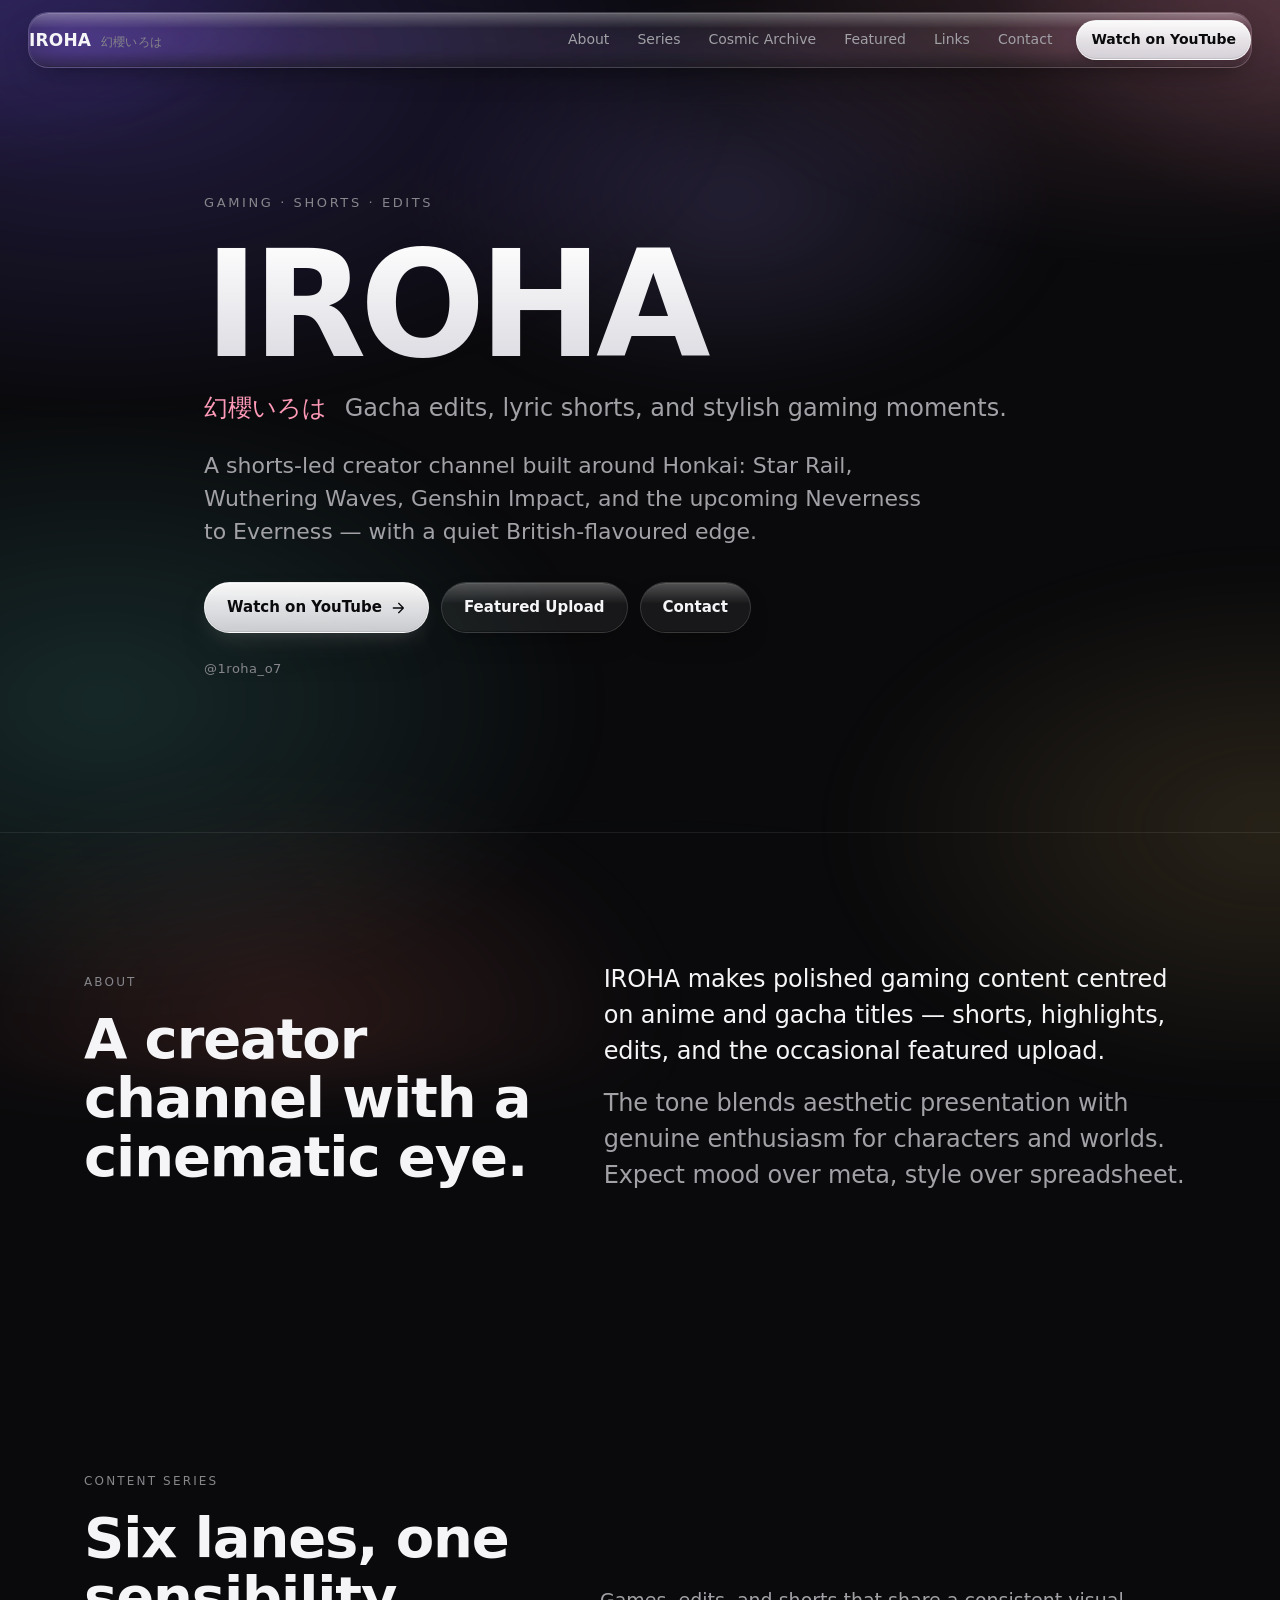
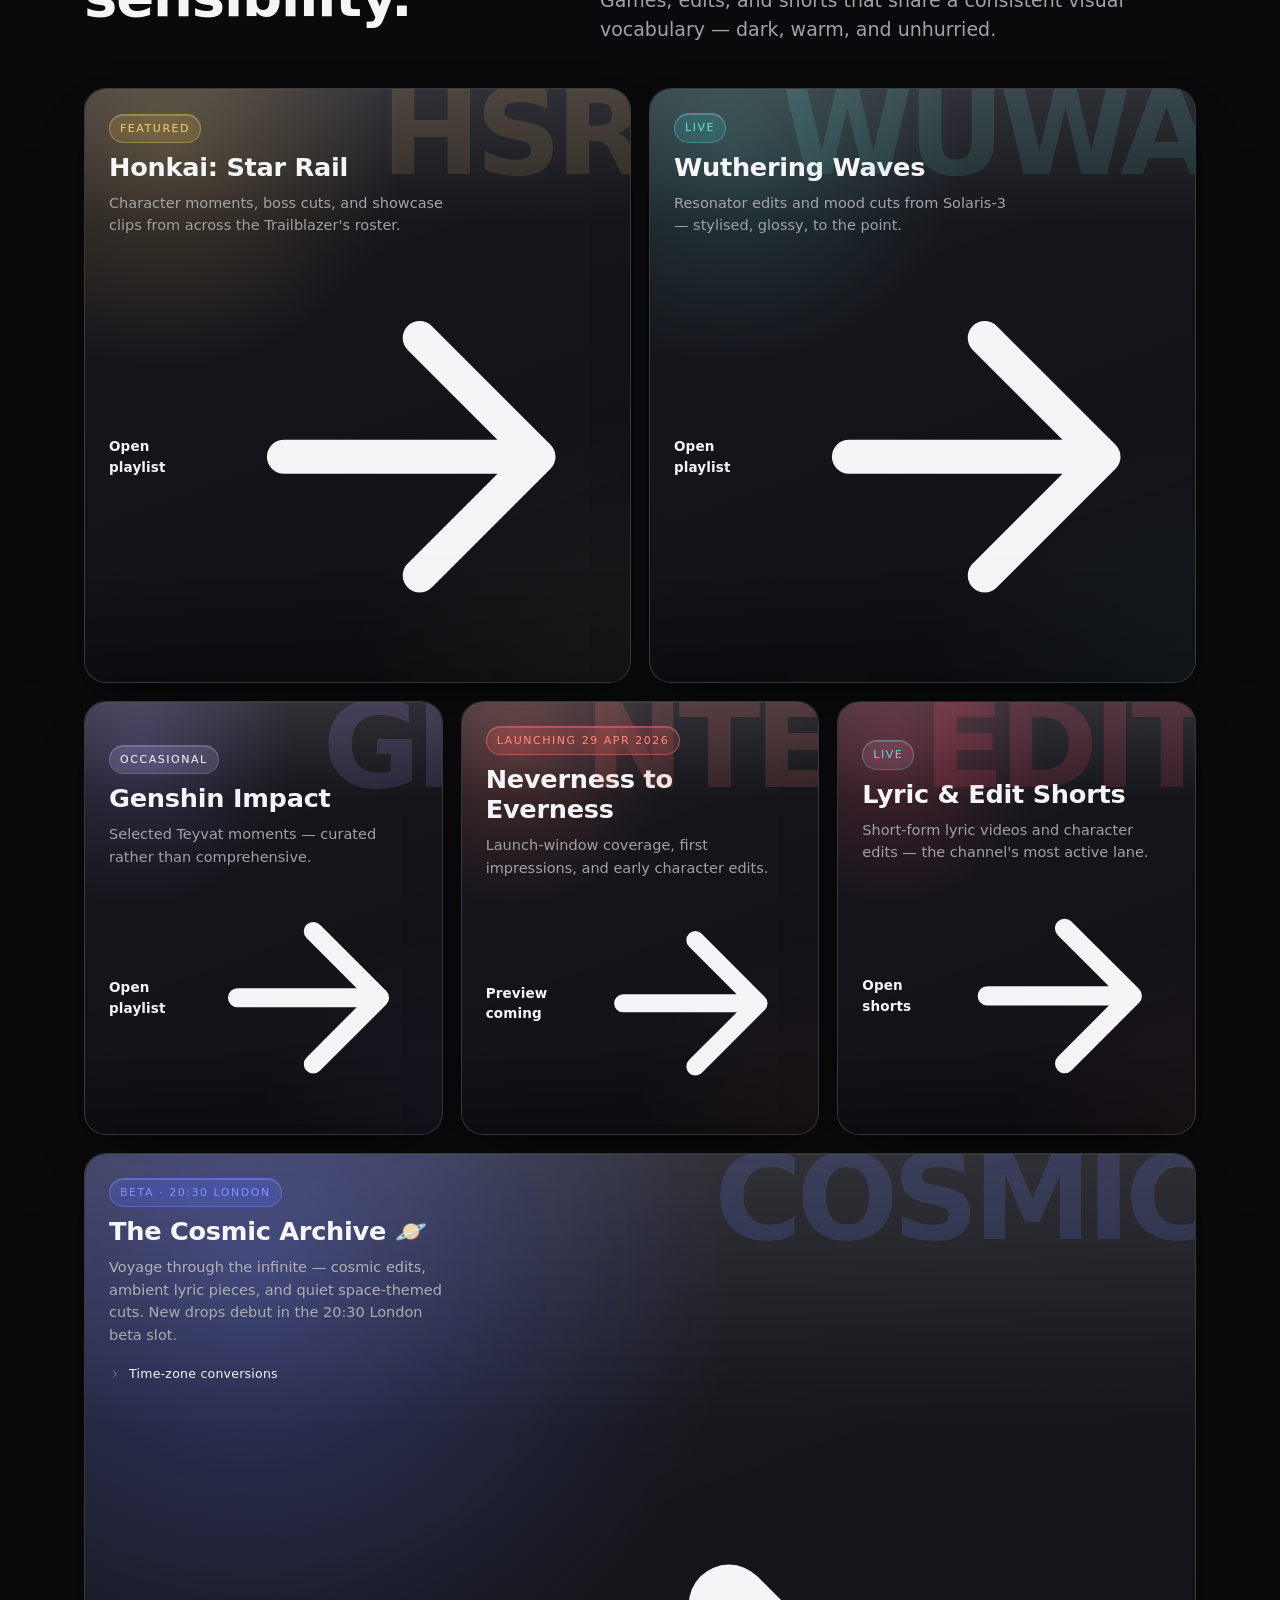
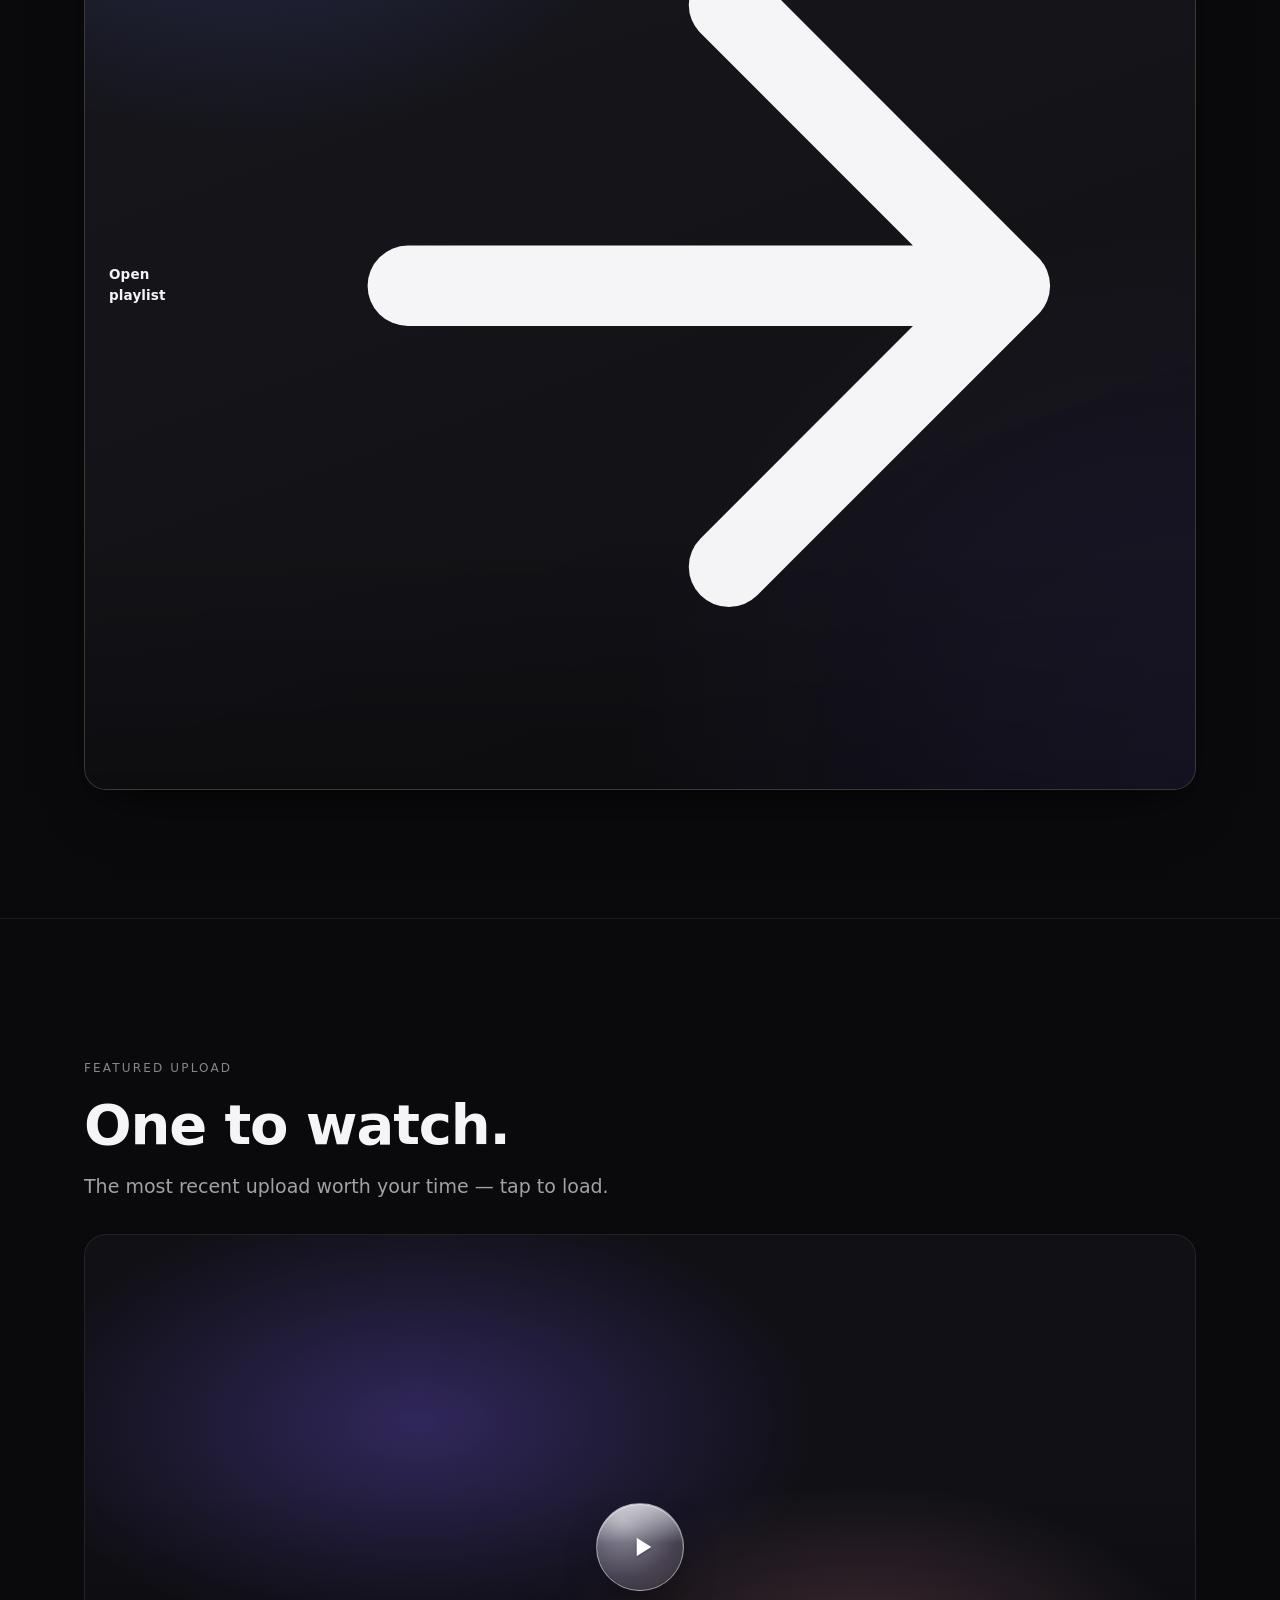
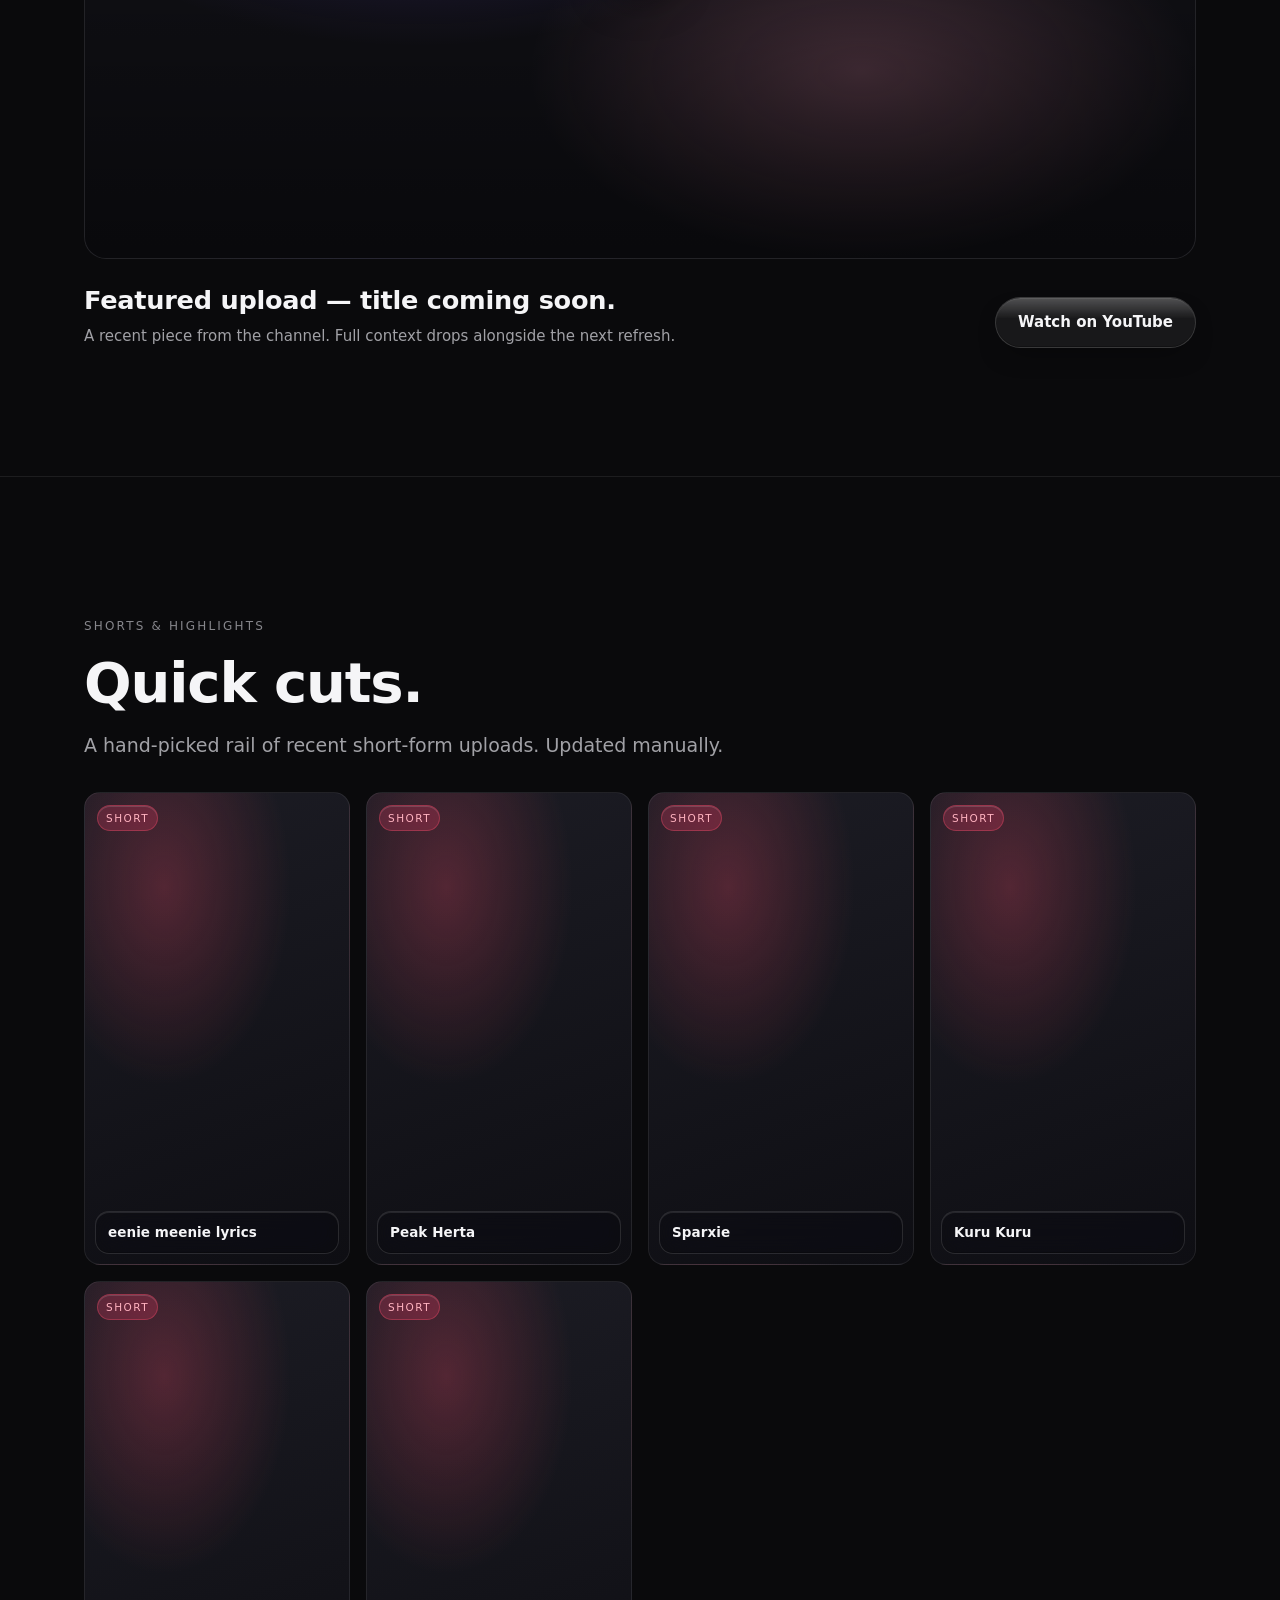
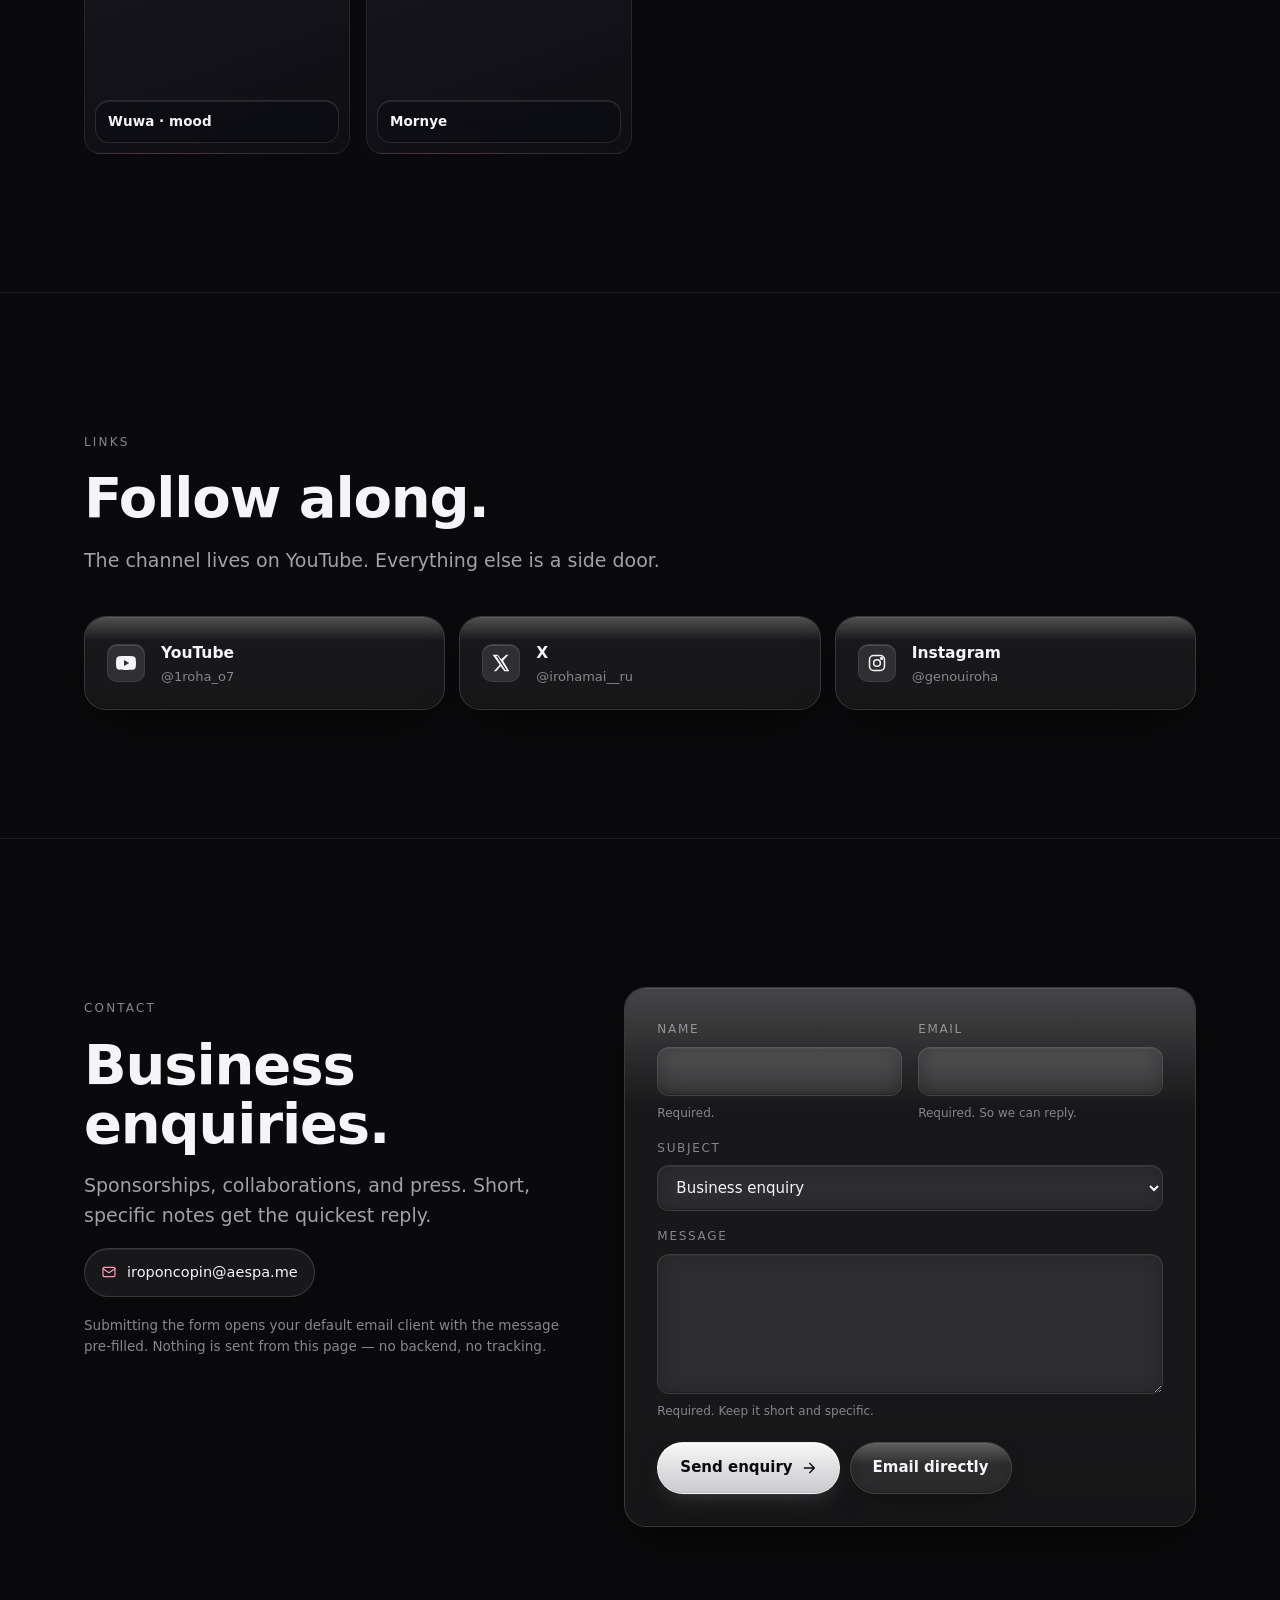
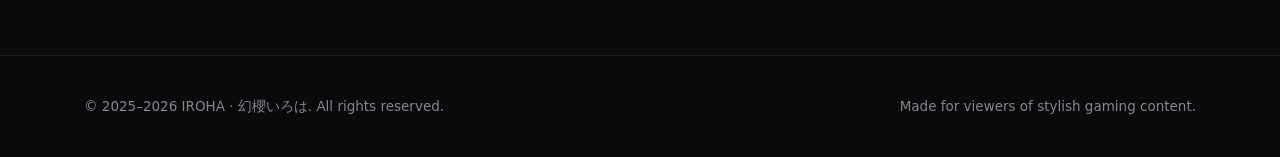
<file: index.html>
<!doctype html>
<html lang="en">
<head>
  <meta charset="utf-8" />
  <meta name="viewport" content="width=device-width, initial-scale=1, viewport-fit=cover" />
  <meta name="theme-color" content="#0a0a0c" />
  <meta name="color-scheme" content="dark" />

  <title>IROHA — 幻櫻いろは · Gaming, Cosmic Archive &amp; Edits</title>
  <meta name="description" content="Official landing page for IROHA (幻櫻いろは). Gacha edits, lyric shorts, stylish gaming moments from Honkai: Star Rail, Wuthering Waves, Genshin Impact, Neverness to Everness — and The Cosmic Archive." />
  <link rel="canonical" href="https://example.com/" />

  <!-- Open Graph -->
  <meta property="og:type" content="website" />
  <meta property="og:title" content="IROHA — 幻櫻いろは" />
  <meta property="og:description" content="Gacha edits, lyric shorts, stylish gaming moments — and The Cosmic Archive 🪐. Shorts-led creator channel." />
  <meta property="og:image" content="https://example.com/og.jpg" />
  <meta property="og:url" content="https://example.com/" />

  <!-- Twitter -->
  <meta name="twitter:card" content="summary_large_image" />
  <meta name="twitter:title" content="IROHA — 幻櫻いろは" />
  <meta name="twitter:description" content="Gacha edits, lyric shorts, stylish gaming moments — and The Cosmic Archive 🪐." />
  <meta name="twitter:image" content="https://example.com/og.jpg" />

  <!-- Favicon (inline SVG, no external request) -->
  <link rel="icon" href="data:image/svg+xml;utf8,<svg xmlns='http://www.w3.org/2000/svg' viewBox='0 0 64 64'><defs><linearGradient id='g' x1='0' y1='0' x2='1' y2='1'><stop offset='0' stop-color='%23ff9ab8'/><stop offset='1' stop-color='%237c5cff'/></linearGradient></defs><rect width='64' height='64' rx='14' fill='%230a0a0c'/><text x='50%25' y='54%25' font-family='system-ui,-apple-system,sans-serif' font-weight='700' font-size='34' fill='url(%23g)' text-anchor='middle' dominant-baseline='middle'>I</text></svg>" />

  <style>
    /* ---------- Design tokens ---------- */
    :root {
      --bg:            #0a0a0c;
      --bg-elev-1:     #111115;
      --bg-elev-2:     #17171c;
      --surface:       #1a1a20;
      --border:        rgba(255, 255, 255, 0.08);
      --border-strong: rgba(255, 255, 255, 0.14);
      --text:          #f5f5f7;
      --text-dim:      #a1a1a6;
      --text-mute:     #86868b;

      --accent:        #ff9ab8;   /* sakura nod to 幻櫻 */
      --accent-2:      #7c5cff;

      --hsr:     #e8c06a;
      --wuwa:    #5fd0c8;
      --genshin: #a78bfa;
      --nte:     #ff7a6b;
      --shorts:  #ff4d6d;
      --cosmic:  #6c7cff;   /* deep indigo for The Cosmic Archive */

      --radius-sm: 10px;
      --radius:    16px;
      --radius-lg: 22px;

      --ease:       cubic-bezier(0.22, 1, 0.36, 1);
      --ease-out:   cubic-bezier(0.16, 1, 0.3, 1);

      --max:    1200px;
      --gutter: clamp(20px, 4vw, 44px);

      --font-sans: -apple-system, BlinkMacSystemFont, "SF Pro Display", "SF Pro Text",
                   "Inter", "Hiragino Kaku Gothic ProN", "Yu Gothic", system-ui, sans-serif;

      /* ---- Liquid Glass tokens ---- */
      --glass-tint:        rgba(255, 255, 255, 0.06);
      --glass-tint-strong: rgba(255, 255, 255, 0.10);
      --glass-border:      rgba(255, 255, 255, 0.14);
      --glass-edge:        rgba(255, 255, 255, 0.32);   /* top specular */
      --glass-under:       rgba(0, 0, 0, 0.35);         /* bottom shade */
      --glass-blur:        22px;
      --glass-saturate:    180%;
      --glass-radius:      22px;

      /* Shadow stack used on floating glass surfaces */
      --glass-shadow:
        0 1px 0 0 rgba(255, 255, 255, 0.08) inset,
        0 -1px 0 0 rgba(0, 0, 0, 0.28) inset,
        0 10px 30px -12px rgba(0, 0, 0, 0.55),
        0 30px 60px -30px rgba(0, 0, 0, 0.6);
    }

    /* ---------- Reset / base ---------- */
    *, *::before, *::after { box-sizing: border-box; }
    html { -webkit-text-size-adjust: 100%; scroll-behavior: smooth; }
    @media (prefers-reduced-motion: reduce) {
      html { scroll-behavior: auto; }
      *, *::before, *::after { animation-duration: 0.001ms !important; transition-duration: 0.001ms !important; }
    }
    body {
      margin: 0;
      background: var(--bg);
      color: var(--text);
      font-family: var(--font-sans);
      font-size: 17px;
      line-height: 1.55;
      -webkit-font-smoothing: antialiased;
      -moz-osx-font-smoothing: grayscale;
      text-rendering: optimizeLegibility;
      overflow-x: hidden;
      position: relative;
      isolation: isolate;
    }

    /* ---------- Ambient aurora (gives glass something to refract) ---------- */
    body::before,
    body::after {
      content: "";
      position: fixed;
      inset: -20%;
      z-index: -2;
      pointer-events: none;
      will-change: transform;
    }
    body::before {
      background:
        radial-gradient(40% 35% at 10% 8%,  rgba(124, 92, 255, 0.28), transparent 60%),
        radial-gradient(35% 30% at 90% 14%, rgba(255, 154, 184, 0.22), transparent 60%),
        radial-gradient(45% 40% at 20% 70%, rgba(95, 208, 200, 0.16), transparent 62%),
        radial-gradient(40% 35% at 85% 80%, rgba(232, 192, 106, 0.14), transparent 62%);
      animation: aurora-a 28s ease-in-out infinite alternate;
      filter: blur(20px);
    }
    body::after {
      background:
        radial-gradient(30% 25% at 55% 30%, rgba(167, 139, 250, 0.18), transparent 62%),
        radial-gradient(35% 30% at 30% 95%, rgba(255, 122, 107, 0.14), transparent 62%);
      animation: aurora-b 38s ease-in-out infinite alternate;
      filter: blur(30px);
      mix-blend-mode: screen;
    }
    @keyframes aurora-a {
      0%   { transform: translate3d(0, 0, 0) scale(1); }
      100% { transform: translate3d(-3%, 2%, 0) scale(1.06); }
    }
    @keyframes aurora-b {
      0%   { transform: translate3d(0, 0, 0) scale(1.02); }
      100% { transform: translate3d(4%, -2%, 0) scale(1); }
    }
    @media (prefers-reduced-motion: reduce) {
      body::before, body::after { animation: none; }
    }

    /* ---------- Reduced transparency: drop glass, keep contrast ---------- */
    @media (prefers-reduced-transparency: reduce) {
      body::before, body::after { display: none; }
      :root {
        --glass-tint:        var(--bg-elev-1);
        --glass-tint-strong: var(--bg-elev-2);
        --glass-blur:        0px;
        --glass-saturate:    100%;
      }
    }
    img, svg { display: block; max-width: 100%; }
    a { color: inherit; text-decoration: none; }
    button { font: inherit; color: inherit; }

    ::selection { background: var(--accent); color: #111; }

    /* ---------- Layout helpers ---------- */
    .wrap {
      width: 100%;
      max-width: var(--max);
      margin-inline: auto;
      padding-inline: var(--gutter);
    }
    .section { padding-block: clamp(72px, 10vw, 140px); position: relative; }
    .eyebrow {
      display: inline-block;
      font-size: 12px;
      letter-spacing: 0.18em;
      text-transform: uppercase;
      color: var(--text-mute);
      margin-bottom: 18px;
    }
    .section-title {
      font-size: clamp(32px, 5vw, 56px);
      line-height: 1.05;
      letter-spacing: -0.02em;
      font-weight: 700;
      margin: 0 0 18px;
    }
    .section-lede {
      color: var(--text-dim);
      max-width: 62ch;
      font-size: clamp(17px, 1.6vw, 19px);
      margin: 0;
    }

    /* ---------- Header (Liquid Glass) ---------- */
    .header {
      position: fixed;
      top: 12px; left: 50%;
      transform: translateX(-50%);
      z-index: 50;
      width: calc(100% - 24px);
      max-width: calc(var(--max) + 24px);
      transition: top 0.35s var(--ease), width 0.35s var(--ease);
    }
    .header-inner {
      position: relative;
      display: flex; align-items: center; justify-content: space-between;
      gap: 16px;
      height: 56px;
      padding-inline: 16px;
      border-radius: calc(var(--glass-radius) - 2px);
      background: var(--glass-tint);
      border: 1px solid var(--glass-border);
      backdrop-filter: blur(var(--glass-blur)) saturate(var(--glass-saturate));
      -webkit-backdrop-filter: blur(var(--glass-blur)) saturate(var(--glass-saturate));
      box-shadow: var(--glass-shadow);
      overflow: hidden;
      isolation: isolate;
      transition: background-color 0.3s var(--ease), box-shadow 0.3s var(--ease);
    }
    .header.is-scrolled .header-inner {
      background: var(--glass-tint-strong);
    }
    /* Specular top-edge highlight */
    .header-inner::before {
      content: "";
      position: absolute; inset: 0;
      border-radius: inherit;
      pointer-events: none;
      background:
        linear-gradient(180deg, var(--glass-edge) 0%, rgba(255,255,255,0) 28%, rgba(255,255,255,0) 72%, var(--glass-under) 100%);
      mix-blend-mode: overlay;
      opacity: 0.9;
    }
    /* Subtle inner ring */
    .header-inner::after {
      content: "";
      position: absolute; inset: 0;
      border-radius: inherit;
      pointer-events: none;
      box-shadow: inset 0 0 0 1px rgba(255,255,255,0.05);
    }
    .header > .wrap { max-width: none; padding: 0; }

    @media (max-width: 720px) {
      .header { top: 10px; width: calc(100% - 16px); }
      .header-inner { padding-inline: 12px; }
    }
    .brand {
      display: flex; align-items: baseline; gap: 10px;
      font-weight: 600; letter-spacing: 0.01em;
    }
    .brand .brand-jp {
      font-size: 12px; color: var(--text-mute); font-weight: 400;
    }
    .nav {
      display: flex; align-items: center; gap: 4px;
    }
    .nav a {
      padding: 8px 12px;
      font-size: 14px;
      color: var(--text-dim);
      border-radius: 8px;
      transition: color 0.2s var(--ease), background-color 0.2s var(--ease);
    }
    .nav a:hover, .nav a:focus-visible { color: var(--text); background: rgba(255,255,255,0.04); }
    .nav-cta {
      position: relative;
      margin-left: 8px;
      padding: 8px 14px !important;
      color: #0a0a0c !important;
      background: linear-gradient(180deg, rgba(255,255,255,0.95), rgba(235,235,240,0.85)) !important;
      border: 1px solid rgba(255,255,255,0.6);
      border-radius: 999px !important;
      font-weight: 600;
      box-shadow:
        0 1px 0 0 rgba(255,255,255,0.55) inset,
        0 -1px 0 0 rgba(0,0,0,0.08) inset,
        0 6px 14px -6px rgba(0,0,0,0.4);
      overflow: hidden;
      isolation: isolate;
    }
    .nav-cta::before {
      content: "";
      position: absolute; inset: 0;
      border-radius: inherit;
      background: linear-gradient(180deg, rgba(255,255,255,0.45) 0%, rgba(255,255,255,0) 48%);
      mix-blend-mode: overlay;
      pointer-events: none;
    }
    .nav-cta:hover, .nav-cta:focus-visible {
      background: linear-gradient(180deg, #ffffff, #eeeef2) !important;
      color: #0a0a0c !important;
    }
    @media (max-width: 720px) {
      .nav a:not(.nav-cta) { display: none; }
    }

    /* ---------- Buttons (Liquid Glass) ---------- */
    .btn {
      position: relative;
      display: inline-flex; align-items: center; gap: 8px;
      padding: 13px 22px;
      border-radius: 999px;
      font-size: 15px;
      font-weight: 600;
      border: 1px solid transparent;
      cursor: pointer;
      isolation: isolate;
      overflow: hidden;
      transition: transform 0.2s var(--ease), background-color 0.2s var(--ease), border-color 0.2s var(--ease), color 0.2s var(--ease), box-shadow 0.25s var(--ease);
      white-space: nowrap;
      -webkit-tap-highlight-color: transparent;
    }
    .btn:active { transform: translateY(1px) scale(0.99); }
    .btn svg { width: 16px; height: 16px; }

    /* Shared top-edge sheen for any glass-ish button */
    .btn::before {
      content: "";
      position: absolute; inset: 0;
      border-radius: inherit;
      pointer-events: none;
      background: linear-gradient(180deg, rgba(255,255,255,0.35) 0%, rgba(255,255,255,0) 42%);
      mix-blend-mode: overlay;
      opacity: 0.7;
    }

    /* Primary: "frosted white" glass pill with dark text */
    .btn-primary {
      color: #0a0a0c;
      background: linear-gradient(180deg, rgba(255,255,255,0.96), rgba(235,235,240,0.85));
      border-color: rgba(255,255,255,0.6);
      box-shadow:
        0 1px 0 0 rgba(255,255,255,0.6) inset,
        0 -1px 0 0 rgba(0,0,0,0.08) inset,
        0 10px 24px -12px rgba(255,255,255,0.25),
        0 20px 40px -20px rgba(0,0,0,0.5);
    }
    .btn-primary:hover, .btn-primary:focus-visible {
      background: linear-gradient(180deg, #ffffff, #f1f1f4);
    }

    /* Ghost: true liquid glass */
    .btn-ghost {
      color: var(--text);
      background: var(--glass-tint);
      border-color: var(--glass-border);
      backdrop-filter: blur(14px) saturate(var(--glass-saturate));
      -webkit-backdrop-filter: blur(14px) saturate(var(--glass-saturate));
      box-shadow:
        0 1px 0 0 rgba(255,255,255,0.08) inset,
        0 -1px 0 0 rgba(0,0,0,0.28) inset,
        0 12px 28px -14px rgba(0,0,0,0.55);
    }
    .btn-ghost:hover, .btn-ghost:focus-visible {
      background: var(--glass-tint-strong);
      border-color: rgba(255,255,255,0.28);
    }

    /* ---------- Hero ---------- */
    .hero {
      position: relative;
      padding-top: clamp(120px, 18vw, 180px);
      padding-bottom: clamp(80px, 12vw, 140px);
      isolation: isolate;
      overflow: hidden;
    }
    .hero-bg {
      position: absolute; inset: -20%;
      z-index: -1;
      background:
        radial-gradient(60% 50% at 20% 20%, rgba(124, 92, 255, 0.22), transparent 60%),
        radial-gradient(50% 45% at 80% 10%, rgba(255, 154, 184, 0.18), transparent 60%),
        radial-gradient(70% 60% at 50% 120%, rgba(95, 208, 200, 0.10), transparent 60%);
      filter: blur(10px);
      animation: drift 22s ease-in-out infinite alternate;
    }
    @keyframes drift {
      0%   { transform: translate3d(0, 0, 0) scale(1); }
      100% { transform: translate3d(-2%, 1%, 0) scale(1.04); }
    }
    @media (prefers-reduced-motion: reduce) {
      .hero-bg { animation: none; }
    }

    .hero-inner { max-width: 960px; }
    .hero-kicker {
      font-size: 13px; letter-spacing: 0.2em; text-transform: uppercase;
      color: var(--text-mute); margin-bottom: 22px;
    }
    .hero-title {
      font-size: clamp(64px, 12vw, 148px);
      line-height: 0.95;
      letter-spacing: -0.045em;
      font-weight: 700;
      margin: 0 0 14px;
      background: linear-gradient(180deg, #ffffff 0%, #d8d8df 100%);
      -webkit-background-clip: text;
      background-clip: text;
      color: transparent;
    }
    .hero-sub {
      font-size: clamp(18px, 2vw, 24px);
      color: var(--text-dim);
      margin: 0 0 10px;
      font-weight: 400;
    }
    .hero-sub .jp {
      color: var(--accent);
      margin-right: 10px;
      font-weight: 500;
    }
    .hero-lede {
      font-size: clamp(17px, 1.8vw, 22px);
      color: var(--text-dim);
      max-width: 52ch;
      margin: 22px 0 34px;
      line-height: 1.5;
    }
    .hero-ctas { display: flex; flex-wrap: wrap; gap: 12px; }
    .hero-handle {
      margin-top: 26px;
      font-size: 13px;
      color: var(--text-mute);
      letter-spacing: 0.04em;
    }

    /* Stagger animation on load */
    .stagger > * {
      opacity: 0;
      transform: translateY(14px);
      animation: rise 0.9s var(--ease-out) forwards;
    }
    .stagger > *:nth-child(1) { animation-delay: 0.05s; }
    .stagger > *:nth-child(2) { animation-delay: 0.18s; }
    .stagger > *:nth-child(3) { animation-delay: 0.30s; }
    .stagger > *:nth-child(4) { animation-delay: 0.42s; }
    .stagger > *:nth-child(5) { animation-delay: 0.54s; }
    .stagger > *:nth-child(6) { animation-delay: 0.66s; }
    @keyframes rise {
      to { opacity: 1; transform: translateY(0); }
    }

    /* ---------- About ---------- */
    .about {
      border-top: 1px solid var(--border);
    }
    .about-grid {
      display: grid;
      grid-template-columns: minmax(0, 1fr) minmax(0, 1.3fr);
      gap: clamp(24px, 5vw, 80px);
      align-items: start;
    }
    @media (max-width: 820px) { .about-grid { grid-template-columns: 1fr; } }
    .about-copy { font-size: clamp(19px, 2vw, 24px); line-height: 1.5; color: var(--text); letter-spacing: -0.005em; }
    .about-copy p { margin: 0 0 16px; }
    .about-copy p:last-child { margin-bottom: 0; color: var(--text-dim); }

    /* ---------- Series grid ---------- */
    .series-head {
      display: flex; justify-content: space-between; align-items: end;
      gap: 20px; margin-bottom: 44px;
    }
    @media (max-width: 720px) { .series-head { flex-direction: column; align-items: start; } }

    .series-grid {
      display: grid;
      grid-template-columns: repeat(6, 1fr);
      grid-auto-rows: minmax(220px, auto);
      gap: 18px;
    }
    @media (max-width: 1024px) {
      .series-grid { grid-template-columns: repeat(4, 1fr); }
    }
    @media (max-width: 640px) {
      .series-grid { grid-template-columns: 1fr; grid-auto-rows: auto; }
    }

    .card {
      position: relative;
      overflow: hidden;
      border-radius: var(--glass-radius);
      background: var(--glass-tint);
      border: 1px solid var(--glass-border);
      backdrop-filter: blur(var(--glass-blur)) saturate(var(--glass-saturate));
      -webkit-backdrop-filter: blur(var(--glass-blur)) saturate(var(--glass-saturate));
      isolation: isolate;
      transition: transform 0.35s var(--ease), border-color 0.3s var(--ease), box-shadow 0.35s var(--ease);
      display: flex; flex-direction: column;
      min-height: 240px;
      box-shadow: var(--glass-shadow);
    }
    /* Coloured light source sitting UNDER the glass — this is what refracts */
    .card::before {
      content: "";
      position: absolute; inset: 0;
      z-index: -1;
      background:
        radial-gradient(70% 60% at 15% 10%, var(--card-accent-a, rgba(255,255,255,0.12)), transparent 62%),
        radial-gradient(80% 70% at 100% 100%, var(--card-accent-b, rgba(255,255,255,0.06)), transparent 65%),
        linear-gradient(160deg, rgba(26,26,34,0.6) 0%, rgba(14,14,19,0.85) 100%);
    }
    /* Specular top-edge highlight (lenticular glass feel) */
    .card::after {
      content: "";
      position: absolute; inset: 0;
      border-radius: inherit;
      pointer-events: none;
      background:
        linear-gradient(180deg, var(--glass-edge) 0%, rgba(255,255,255,0) 22%, rgba(255,255,255,0) 78%, var(--glass-under) 100%);
      mix-blend-mode: overlay;
      opacity: 0.75;
    }
    .card:hover {
      transform: translateY(-3px);
      border-color: rgba(255,255,255,0.22);
      box-shadow:
        0 1px 0 0 rgba(255,255,255,0.1) inset,
        0 -1px 0 0 rgba(0,0,0,0.28) inset,
        0 28px 60px -20px rgba(0,0,0,0.7);
    }
    .card a.card-link { position: absolute; inset: 0; z-index: 2; }
    .card-body {
      padding: 24px 24px 22px;
      margin-top: auto;
      display: flex; flex-direction: column; gap: 10px;
    }
    .card-tag {
      display: inline-flex; align-items: center; gap: 6px;
      font-size: 11px; letter-spacing: 0.14em; text-transform: uppercase;
      padding: 5px 10px;
      border-radius: 999px;
      color: var(--text);
      background: rgba(255,255,255,0.10);
      border: 1px solid var(--border-strong);
      backdrop-filter: blur(10px) saturate(160%);
      -webkit-backdrop-filter: blur(10px) saturate(160%);
      box-shadow: 0 1px 0 0 rgba(255,255,255,0.14) inset;
      width: fit-content;
    }
    .card-tag.upcoming { color: var(--nte); border-color: rgba(255,122,107,0.4); background: rgba(255,122,107,0.1); }
    .card-tag.live     { color: var(--wuwa); border-color: rgba(95,208,200,0.35); background: rgba(95,208,200,0.1); }
    .card-tag.featured { color: var(--hsr); border-color: rgba(232,192,106,0.35); background: rgba(232,192,106,0.1); }
    .card-tag.beta     { color: var(--cosmic); border-color: rgba(108,124,255,0.4); background: rgba(108,124,255,0.1); }

    /* ---------- Beta slot tooltip (Cosmic Archive) ---------- */
    .beta-slot {
      position: relative;
      z-index: 3;
      margin-top: 4px;
      font-size: 12.5px;
      color: var(--text-dim);
    }
    .beta-slot summary {
      cursor: pointer;
      list-style: none;
      display: inline-flex; align-items: center; gap: 8px;
      color: var(--text);
      letter-spacing: 0.02em;
      user-select: none;
      padding: 4px 0;
    }
    .beta-slot summary::-webkit-details-marker { display: none; }
    .beta-slot-chev {
      width: 12px; height: 12px;
      transition: transform 0.25s var(--ease);
      color: var(--cosmic);
    }
    .beta-slot[open] .beta-slot-chev { transform: rotate(90deg); }
    .beta-slot-list {
      margin: 10px 0 4px;
      padding: 12px 14px;
      list-style: none;
      display: grid;
      grid-template-columns: 1fr 1fr;
      gap: 6px 24px;
      font-variant-numeric: tabular-nums;
      background: rgba(108,124,255,0.07);
      border: 1px solid rgba(108,124,255,0.18);
      border-radius: 12px;
      color: var(--text-dim);
      max-width: 540px;
    }
    .beta-slot-list li {
      display: flex; justify-content: space-between; gap: 8px;
      font-size: 12.5px;
    }
    .beta-slot-list em {
      color: var(--text-mute);
      font-style: normal;
      margin-left: 6px;
      font-size: 10.5px;
      letter-spacing: 0.04em;
    }
    @media (max-width: 720px) {
      .beta-slot-list { grid-template-columns: 1fr; }
    }

    .card-title {
      font-size: clamp(20px, 2vw, 26px);
      line-height: 1.15;
      letter-spacing: -0.01em;
      font-weight: 600;
      margin: 0;
    }
    .card-desc {
      color: var(--text-dim);
      font-size: 14.5px;
      margin: 0;
      max-width: 38ch;
    }
    .card-cta {
      margin-top: 6px;
      display: inline-flex; align-items: center; gap: 6px;
      font-size: 13.5px; font-weight: 600;
      color: var(--text);
      letter-spacing: 0.01em;
    }
    .card-cta svg { transition: transform 0.25s var(--ease); }
    .card:hover .card-cta svg { transform: translateX(3px); }

    .card-glyph {
      position: absolute;
      right: -12px; top: -16px;
      font-size: 120px;
      font-weight: 800;
      letter-spacing: -0.05em;
      color: var(--card-glyph, rgba(255,255,255,0.05));
      line-height: 1;
      pointer-events: none;
      user-select: none;
    }

    /* Asymmetric spans */
    .card.hsr     { grid-column: span 3; --card-accent-a: rgba(232,192,106,0.22); --card-accent-b: rgba(232,192,106,0.06); --card-glyph: rgba(232,192,106,0.12); }
    .card.wuwa    { grid-column: span 3; --card-accent-a: rgba(95,208,200,0.2);   --card-accent-b: rgba(95,208,200,0.06); --card-glyph: rgba(95,208,200,0.12); }
    .card.genshin { grid-column: span 2; --card-accent-a: rgba(167,139,250,0.2);  --card-accent-b: rgba(167,139,250,0.06); --card-glyph: rgba(167,139,250,0.14); }
    .card.nte     { grid-column: span 2; --card-accent-a: rgba(255,122,107,0.22); --card-accent-b: rgba(255,122,107,0.06); --card-glyph: rgba(255,122,107,0.14); min-height: 260px; }
    .card.shorts  { grid-column: span 2; --card-accent-a: rgba(255,77,109,0.22);  --card-accent-b: rgba(255,77,109,0.06); --card-glyph: rgba(255,77,109,0.14); }
    .card.cosmic  { grid-column: span 6; --card-accent-a: rgba(108,124,255,0.32); --card-accent-b: rgba(124,92,255,0.10); --card-glyph: rgba(108,124,255,0.14); min-height: 280px; scroll-margin-top: 100px; }

    @media (max-width: 1024px) {
      .card.hsr, .card.wuwa { grid-column: span 2; }
      .card.genshin, .card.nte, .card.shorts { grid-column: span 2; }
      .card.shorts { grid-column: 1 / -1; }
      .card.cosmic { grid-column: 1 / -1; }
    }
    @media (max-width: 640px) {
      .card, .card.hsr, .card.wuwa, .card.genshin, .card.nte, .card.shorts, .card.cosmic { grid-column: 1 / -1; min-height: 200px; }
      .card-glyph { font-size: 88px; }
    }

    /* ---------- Featured upload ---------- */
    .featured { border-top: 1px solid var(--border); }
    .featured-frame {
      position: relative;
      aspect-ratio: 16 / 9;
      width: 100%;
      border-radius: var(--radius-lg);
      overflow: hidden;
      background:
        radial-gradient(60% 60% at 30% 30%, rgba(124,92,255,0.3), transparent 60%),
        radial-gradient(50% 50% at 70% 70%, rgba(255,154,184,0.25), transparent 60%),
        #101015;
      border: 1px solid var(--border);
      cursor: pointer;
      isolation: isolate;
    }
    .featured-frame iframe {
      position: absolute; inset: 0; width: 100%; height: 100%;
      border: 0;
    }
    .featured-poster {
      position: absolute; inset: 0;
      display: grid; place-items: center;
      background-size: cover; background-position: center;
      transition: opacity 0.3s var(--ease);
    }
    .featured-poster::after {
      content: "";
      position: absolute; inset: 0;
      background: linear-gradient(180deg, rgba(0,0,0,0) 40%, rgba(0,0,0,0.45) 100%);
    }
    .featured-play {
      position: relative; z-index: 2;
      width: 88px; height: 88px; border-radius: 999px;
      border: 1px solid rgba(255,255,255,0.45);
      background: radial-gradient(120% 120% at 30% 20%, rgba(255,255,255,0.55), rgba(255,255,255,0.2) 55%, rgba(255,255,255,0.08) 100%);
      backdrop-filter: blur(16px) saturate(180%);
      -webkit-backdrop-filter: blur(16px) saturate(180%);
      display: grid; place-items: center;
      overflow: hidden;
      isolation: isolate;
      box-shadow:
        0 1px 0 0 rgba(255,255,255,0.55) inset,
        0 -1px 0 0 rgba(0,0,0,0.15) inset,
        0 18px 40px -14px rgba(0,0,0,0.55);
      transition: transform 0.25s var(--ease), background 0.25s var(--ease);
      cursor: pointer;
    }
    .featured-play::before {
      content: "";
      position: absolute; inset: 0;
      border-radius: inherit;
      background: linear-gradient(180deg, rgba(255,255,255,0.6) 0%, rgba(255,255,255,0) 45%);
      mix-blend-mode: overlay;
      pointer-events: none;
    }
    .featured-frame:hover .featured-play { transform: scale(1.06); }
    .featured-play svg { width: 32px; height: 32px; margin-left: 4px; color: #fff; filter: drop-shadow(0 1px 1px rgba(0,0,0,0.35)); }

    .featured-meta {
      display: flex; justify-content: space-between; gap: 20px;
      margin-top: 22px; align-items: end;
    }
    @media (max-width: 640px) { .featured-meta { flex-direction: column; align-items: start; } }
    .featured-title {
      font-size: clamp(20px, 2vw, 26px);
      margin: 0 0 4px;
      letter-spacing: -0.01em;
    }
    .featured-context { color: var(--text-dim); margin: 0; font-size: 15px; }

    /* ---------- Shorts rail ---------- */
    .shorts { border-top: 1px solid var(--border); }
    .shorts-rail {
      display: grid;
      grid-auto-flow: column;
      grid-auto-columns: minmax(220px, 1fr);
      gap: 16px;
      overflow-x: auto;
      scroll-snap-type: x mandatory;
      -webkit-overflow-scrolling: touch;
      padding-bottom: 10px;
      scrollbar-width: thin;
      scrollbar-color: rgba(255,255,255,0.15) transparent;
    }
    .shorts-rail::-webkit-scrollbar { height: 8px; }
    .shorts-rail::-webkit-scrollbar-thumb { background: rgba(255,255,255,0.14); border-radius: 999px; }

    @media (min-width: 900px) {
      .shorts-rail { grid-auto-flow: initial; grid-template-columns: repeat(auto-fit, minmax(220px, 1fr)); overflow: visible; }
    }

    .short {
      position: relative;
      border-radius: var(--radius);
      overflow: hidden;
      aspect-ratio: 9 / 16;
      background:
        radial-gradient(80% 70% at 30% 20%, rgba(255,77,109,0.25), transparent 60%),
        linear-gradient(160deg, #1c1c24 0%, #0e0e13 100%);
      border: 1px solid var(--border);
      scroll-snap-align: start;
      isolation: isolate;
      transition: transform 0.3s var(--ease), border-color 0.3s var(--ease);
    }
    .short:hover { transform: translateY(-2px); border-color: var(--border-strong); }
    .short a { position: absolute; inset: 0; z-index: 2; }
    .short-label {
      position: absolute; inset: auto 10px 10px 10px;
      padding: 10px 12px;
      font-size: 13.5px; font-weight: 600;
      color: var(--text);
      letter-spacing: 0.005em;
      border-radius: 14px;
      background: rgba(10, 10, 12, 0.35);
      border: 1px solid rgba(255,255,255,0.12);
      backdrop-filter: blur(14px) saturate(170%);
      -webkit-backdrop-filter: blur(14px) saturate(170%);
      box-shadow:
        0 1px 0 0 rgba(255,255,255,0.1) inset,
        0 -1px 0 0 rgba(0,0,0,0.2) inset;
    }
    .short-badge {
      position: absolute; top: 12px; left: 12px;
      font-size: 10.5px; letter-spacing: 0.14em; text-transform: uppercase;
      padding: 4px 8px; border-radius: 999px;
      background: rgba(255, 77, 109, 0.2);
      color: #ffb3c0;
      border: 1px solid rgba(255,77,109,0.35);
      backdrop-filter: blur(10px) saturate(160%);
      -webkit-backdrop-filter: blur(10px) saturate(160%);
      box-shadow: 0 1px 0 0 rgba(255,255,255,0.14) inset;
    }

    /* ---------- Links / footer ---------- */
    .links { border-top: 1px solid var(--border); }
    .links-grid {
      display: grid;
      grid-template-columns: repeat(3, 1fr);
      gap: 14px;
      margin-top: 40px;
    }
    @media (max-width: 720px) { .links-grid { grid-template-columns: 1fr; } }
    .link-card {
      position: relative;
      display: flex; align-items: center; gap: 16px;
      padding: 22px 22px;
      border: 1px solid var(--glass-border);
      border-radius: var(--glass-radius);
      background: var(--glass-tint);
      backdrop-filter: blur(18px) saturate(var(--glass-saturate));
      -webkit-backdrop-filter: blur(18px) saturate(var(--glass-saturate));
      box-shadow: var(--glass-shadow);
      overflow: hidden;
      isolation: isolate;
      transition: border-color 0.2s var(--ease), transform 0.2s var(--ease), background-color 0.2s var(--ease);
    }
    .link-card::before {
      content: "";
      position: absolute; inset: 0;
      border-radius: inherit;
      pointer-events: none;
      background: linear-gradient(180deg, var(--glass-edge) 0%, rgba(255,255,255,0) 26%, rgba(255,255,255,0) 74%, var(--glass-under) 100%);
      mix-blend-mode: overlay;
      opacity: 0.75;
    }
    .link-card:hover, .link-card:focus-visible {
      border-color: rgba(255,255,255,0.26);
      transform: translateY(-2px);
      background: var(--glass-tint-strong);
    }
    .link-card .icon {
      width: 38px; height: 38px; border-radius: 10px;
      display: grid; place-items: center;
      background: rgba(255,255,255,0.1);
      border: 1px solid rgba(255,255,255,0.08);
      flex: none;
      box-shadow: 0 1px 0 0 rgba(255,255,255,0.14) inset;
    }
    .link-card .icon svg { width: 20px; height: 20px; }
    .link-card .label { font-size: 15.5px; font-weight: 600; line-height: 1.2; }
    .link-card .handle { font-size: 13px; color: var(--text-mute); margin-top: 2px; display: block; }

    /* ---------- Contact ---------- */
    .contact { border-top: 1px solid var(--border); }
    .contact-grid {
      display: grid;
      grid-template-columns: minmax(0, 1fr) minmax(0, 1.2fr);
      gap: clamp(28px, 5vw, 72px);
      align-items: start;
      margin-top: 20px;
    }
    @media (max-width: 820px) { .contact-grid { grid-template-columns: 1fr; } }

    .contact-intro .eyebrow { margin-bottom: 18px; }
    .contact-email {
      display: inline-flex; align-items: center; gap: 10px;
      margin-top: 18px;
      padding: 12px 16px;
      border: 1px solid var(--glass-border);
      border-radius: 999px;
      background: var(--glass-tint);
      backdrop-filter: blur(14px) saturate(var(--glass-saturate));
      -webkit-backdrop-filter: blur(14px) saturate(var(--glass-saturate));
      font-size: 14.5px;
      color: var(--text);
      box-shadow: 0 1px 0 0 rgba(255,255,255,0.08) inset, 0 10px 24px -14px rgba(0,0,0,0.45);
      transition: border-color 0.2s var(--ease), background-color 0.2s var(--ease);
    }
    .contact-email:hover, .contact-email:focus-visible {
      border-color: rgba(255,255,255,0.28);
      background: var(--glass-tint-strong);
    }
    .contact-email svg { width: 16px; height: 16px; color: var(--accent); }
    .contact-note { color: var(--text-mute); font-size: 13.5px; margin-top: 18px; line-height: 1.55; }

    .contact-form {
      position: relative;
      background: var(--glass-tint);
      border: 1px solid var(--glass-border);
      border-radius: var(--glass-radius);
      backdrop-filter: blur(var(--glass-blur)) saturate(var(--glass-saturate));
      -webkit-backdrop-filter: blur(var(--glass-blur)) saturate(var(--glass-saturate));
      padding: clamp(22px, 3vw, 32px);
      display: grid;
      gap: 16px;
      overflow: hidden;
      isolation: isolate;
      box-shadow: var(--glass-shadow);
    }
    .contact-form::before {
      content: "";
      position: absolute; inset: 0;
      border-radius: inherit;
      pointer-events: none;
      background: linear-gradient(180deg, var(--glass-edge) 0%, rgba(255,255,255,0) 22%, rgba(255,255,255,0) 78%, var(--glass-under) 100%);
      mix-blend-mode: overlay;
      opacity: 0.6;
    }
    .field { display: grid; gap: 8px; }
    .field-row { display: grid; grid-template-columns: 1fr 1fr; gap: 16px; }
    @media (max-width: 640px) { .field-row { grid-template-columns: 1fr; } }

    .field label {
      font-size: 12px;
      letter-spacing: 0.14em;
      text-transform: uppercase;
      color: var(--text-mute);
    }
    .field input,
    .field textarea,
    .field select {
      width: 100%;
      font: inherit;
      font-size: 15px;
      color: var(--text);
      background: rgba(255,255,255,0.04);
      border: 1px solid rgba(255,255,255,0.1);
      border-radius: 12px;
      padding: 12px 14px;
      backdrop-filter: blur(10px);
      -webkit-backdrop-filter: blur(10px);
      box-shadow: 0 1px 0 0 rgba(255,255,255,0.06) inset, 0 -1px 0 0 rgba(0,0,0,0.2) inset;
      transition: border-color 0.2s var(--ease), background-color 0.2s var(--ease), box-shadow 0.2s var(--ease);
      resize: vertical;
    }
    .field textarea { min-height: 140px; line-height: 1.5; }
    .field input:focus,
    .field textarea:focus,
    .field select:focus {
      outline: none;
      border-color: var(--accent);
      background: var(--bg-elev-2);
      box-shadow: 0 0 0 4px rgba(255, 154, 184, 0.12);
    }
    .field-hint { font-size: 12px; color: var(--text-mute); }
    .field.invalid input,
    .field.invalid textarea { border-color: #ff6b6b; }
    .field.invalid .field-hint { color: #ff9b9b; }

    .contact-actions {
      display: flex; flex-wrap: wrap; gap: 10px; align-items: center;
      margin-top: 6px;
    }
    .contact-status {
      font-size: 13px;
      color: var(--text-mute);
      min-height: 18px;
    }
    .contact-status.ok { color: var(--wuwa); }

    .footer {
      border-top: 1px solid var(--border);
      padding-block: 40px;
      color: var(--text-mute);
      font-size: 13.5px;
    }
    .footer-inner {
      display: flex; justify-content: space-between; gap: 16px; flex-wrap: wrap;
    }

    /* ---------- Reveal ---------- */
    .reveal { opacity: 0; transform: translateY(18px); transition: opacity 0.8s var(--ease-out), transform 0.8s var(--ease-out); }
    .reveal.is-visible { opacity: 1; transform: none; }
    @media (prefers-reduced-motion: reduce) {
      .reveal { opacity: 1; transform: none; }
    }

    /* ---------- Focus ---------- */
    :focus-visible {
      outline: 2px solid var(--accent);
      outline-offset: 3px;
      border-radius: 6px;
    }
  </style>
</head>
<body>

  <!-- Skip link for a11y -->
  <a href="#hero" class="btn btn-ghost" style="position:absolute; left:-9999px; top:auto;" onfocus="this.style.left='16px';this.style.top='16px';this.style.zIndex='100';" onblur="this.style.left='-9999px';">Skip to content</a>

  <header class="header" id="site-header">
    <div class="wrap header-inner">
      <a href="#hero" class="brand" aria-label="IROHA — home">
        <span>IROHA</span>
        <span class="brand-jp" aria-hidden="true">幻櫻いろは</span>
      </a>
      <nav class="nav" aria-label="Primary">
        <a href="#about">About</a>
        <a href="#series">Series</a>
        <a href="#cosmic-archive">Cosmic Archive</a>
        <a href="#featured">Featured</a>
        <a href="#links">Links</a>
        <a href="#contact">Contact</a>
        <a class="nav-cta" href="#" data-channel-link target="_blank" rel="noopener">Watch on YouTube</a>
      </nav>
    </div>
  </header>

  <!-- ================ HERO ================ -->
  <section class="hero" id="hero">
    <div class="hero-bg" aria-hidden="true"></div>
    <div class="wrap hero-inner stagger">
      <p class="hero-kicker">Gaming · Shorts · Edits</p>
      <h1 class="hero-title">IROHA</h1>
      <p class="hero-sub">
        <span class="jp" lang="ja">幻櫻いろは</span>
        <span>Gacha edits, lyric shorts, and stylish gaming moments.</span>
      </p>
      <p class="hero-lede">
        A shorts-led creator channel built around Honkai: Star Rail, Wuthering Waves, Genshin Impact,
        and the upcoming Neverness to Everness — with a quiet British-flavoured edge.
      </p>
      <div class="hero-ctas">
        <a class="btn btn-primary" href="#" data-channel-link target="_blank" rel="noopener">
          Watch on YouTube
          <svg viewBox="0 0 24 24" fill="none" stroke="currentColor" stroke-width="2" aria-hidden="true"><path d="M5 12h14M13 5l7 7-7 7" stroke-linecap="round" stroke-linejoin="round"/></svg>
        </a>
        <a class="btn btn-ghost" href="#featured">Featured Upload</a>
        <a class="btn btn-ghost" href="#contact">Contact</a>
      </div>
      <p class="hero-handle" data-channel-handle>@1roha_o7</p>
    </div>
  </section>

  <!-- ================ ABOUT ================ -->
  <section class="section about" id="about">
    <div class="wrap">
      <div class="about-grid">
        <div class="reveal">
          <p class="eyebrow">About</p>
          <h2 class="section-title">A creator channel with a cinematic eye.</h2>
        </div>
        <div class="about-copy reveal">
          <p>IROHA makes polished gaming content centred on anime and gacha titles — shorts, highlights, edits, and the occasional featured upload.</p>
          <p>The tone blends aesthetic presentation with genuine enthusiasm for characters and worlds. Expect mood over meta, style over spreadsheet.</p>
        </div>
      </div>
    </div>
  </section>

  <!-- ================ SERIES ================ -->
  <section class="section" id="series">
    <div class="wrap">
      <div class="series-head reveal">
        <div>
          <p class="eyebrow">Content Series</p>
          <h2 class="section-title">Six lanes, one sensibility.</h2>
        </div>
        <p class="section-lede">Games, edits, and shorts that share a consistent visual vocabulary — dark, warm, and unhurried.</p>
      </div>

      <div class="series-grid">
        <!-- HSR -->
        <article class="card hsr reveal" data-card="hsr">
          <span class="card-glyph" aria-hidden="true">HSR</span>
          <a class="card-link" href="#" data-series-link="hsr" aria-label="Honkai: Star Rail playlist" target="_blank" rel="noopener"></a>
          <div class="card-body">
            <span class="card-tag featured">Featured</span>
            <h3 class="card-title">Honkai: Star Rail</h3>
            <p class="card-desc">Character moments, boss cuts, and showcase clips from across the Trailblazer's roster.</p>
            <span class="card-cta">Open playlist
              <svg viewBox="0 0 24 24" fill="none" stroke="currentColor" stroke-width="2" aria-hidden="true"><path d="M5 12h14M13 5l7 7-7 7" stroke-linecap="round" stroke-linejoin="round"/></svg>
            </span>
          </div>
        </article>

        <!-- Wuwa -->
        <article class="card wuwa reveal" data-card="wuwa">
          <span class="card-glyph" aria-hidden="true">WUWA</span>
          <a class="card-link" href="#" data-series-link="wuwa" aria-label="Wuthering Waves playlist" target="_blank" rel="noopener"></a>
          <div class="card-body">
            <span class="card-tag live">Live</span>
            <h3 class="card-title">Wuthering Waves</h3>
            <p class="card-desc">Resonator edits and mood cuts from Solaris-3 — stylised, glossy, to the point.</p>
            <span class="card-cta">Open playlist
              <svg viewBox="0 0 24 24" fill="none" stroke="currentColor" stroke-width="2" aria-hidden="true"><path d="M5 12h14M13 5l7 7-7 7" stroke-linecap="round" stroke-linejoin="round"/></svg>
            </span>
          </div>
        </article>

        <!-- Genshin -->
        <article class="card genshin reveal" data-card="genshin">
          <span class="card-glyph" aria-hidden="true">GI</span>
          <a class="card-link" href="#" data-series-link="genshin" aria-label="Genshin Impact playlist" target="_blank" rel="noopener"></a>
          <div class="card-body">
            <span class="card-tag">Occasional</span>
            <h3 class="card-title">Genshin Impact</h3>
            <p class="card-desc">Selected Teyvat moments — curated rather than comprehensive.</p>
            <span class="card-cta">Open playlist
              <svg viewBox="0 0 24 24" fill="none" stroke="currentColor" stroke-width="2" aria-hidden="true"><path d="M5 12h14M13 5l7 7-7 7" stroke-linecap="round" stroke-linejoin="round"/></svg>
            </span>
          </div>
        </article>

        <!-- NTE -->
        <article class="card nte reveal" data-card="nte">
          <span class="card-glyph" aria-hidden="true">NTE</span>
          <a class="card-link" href="#" data-series-link="nte" aria-label="Neverness to Everness coverage" target="_blank" rel="noopener"></a>
          <div class="card-body">
            <span class="card-tag upcoming" data-nte-badge>Launching 29 Apr 2026</span>
            <h3 class="card-title">Neverness to Everness</h3>
            <p class="card-desc">Launch-window coverage, first impressions, and early character edits.</p>
            <span class="card-cta">Preview coming
              <svg viewBox="0 0 24 24" fill="none" stroke="currentColor" stroke-width="2" aria-hidden="true"><path d="M5 12h14M13 5l7 7-7 7" stroke-linecap="round" stroke-linejoin="round"/></svg>
            </span>
          </div>
        </article>

        <!-- Shorts -->
        <article class="card shorts reveal" data-card="edits">
          <span class="card-glyph" aria-hidden="true">EDIT</span>
          <a class="card-link" href="#" data-series-link="edits" aria-label="Lyric and edit shorts playlist" target="_blank" rel="noopener"></a>
          <div class="card-body">
            <span class="card-tag live">Live</span>
            <h3 class="card-title">Lyric &amp; Edit Shorts</h3>
            <p class="card-desc">Short-form lyric videos and character edits — the channel's most active lane.</p>
            <span class="card-cta">Open shorts
              <svg viewBox="0 0 24 24" fill="none" stroke="currentColor" stroke-width="2" aria-hidden="true"><path d="M5 12h14M13 5l7 7-7 7" stroke-linecap="round" stroke-linejoin="round"/></svg>
            </span>
          </div>
        </article>

        <!-- Cosmic Archive -->
        <article class="card cosmic reveal" id="cosmic-archive" data-card="cosmic">
          <span class="card-glyph" aria-hidden="true">COSMIC</span>
          <a class="card-link" href="#" data-series-link="cosmic" aria-label="The Cosmic Archive playlist" target="_blank" rel="noopener"></a>
          <div class="card-body">
            <span class="card-tag beta">Beta · 20:30 London</span>
            <h3 class="card-title">The Cosmic Archive 🪐</h3>
            <p class="card-desc">Voyage through the infinite — cosmic edits, ambient lyric pieces, and quiet space-themed cuts. New drops debut in the 20:30 London beta slot.</p>
            <details class="beta-slot">
              <summary>
                <svg class="beta-slot-chev" viewBox="0 0 24 24" fill="none" stroke="currentColor" stroke-width="2" aria-hidden="true"><path d="M9 6l6 6-6 6" stroke-linecap="round" stroke-linejoin="round"/></svg>
                Time-zone conversions
              </summary>
              <ul class="beta-slot-list">
                <li><span>London</span><span>20:30 <em>BST</em></span></li>
                <li><span>Berlin · Paris</span><span>21:30 <em>CEST</em></span></li>
                <li><span>Tokyo</span><span>04:30 <em>JST · +1d</em></span></li>
                <li><span>Delhi · Mumbai</span><span>01:00 <em>IST · +1d</em></span></li>
                <li><span>Singapore</span><span>03:30 <em>SGT · +1d</em></span></li>
                <li><span>New York</span><span>15:30 <em>EDT</em></span></li>
                <li><span>Los Angeles</span><span>12:30 <em>PDT</em></span></li>
              </ul>
            </details>
            <span class="card-cta">Open playlist
              <svg viewBox="0 0 24 24" fill="none" stroke="currentColor" stroke-width="2" aria-hidden="true"><path d="M5 12h14M13 5l7 7-7 7" stroke-linecap="round" stroke-linejoin="round"/></svg>
            </span>
          </div>
        </article>
      </div>
    </div>
  </section>

  <!-- ================ FEATURED ================ -->
  <section class="section featured" id="featured">
    <div class="wrap">
      <div class="reveal" style="margin-bottom: 32px;">
        <p class="eyebrow">Featured Upload</p>
        <h2 class="section-title">One to watch.</h2>
        <p class="section-lede">The most recent upload worth your time — tap to load.</p>
      </div>

      <div class="reveal">
        <div class="featured-frame" id="featured-frame" role="button" tabindex="0" aria-label="Play featured video">
          <div class="featured-poster" id="featured-poster">
            <button class="featured-play" aria-label="Play featured video">
              <svg viewBox="0 0 24 24" fill="currentColor" aria-hidden="true"><path d="M8 5v14l11-7z"/></svg>
            </button>
          </div>
        </div>
        <div class="featured-meta">
          <div>
            <h3 class="featured-title" data-featured-title>Featured upload — title coming soon.</h3>
            <p class="featured-context" data-featured-context>A recent piece from the channel. Full context drops alongside the next refresh.</p>
          </div>
          <a class="btn btn-ghost" href="#" data-featured-link target="_blank" rel="noopener">Watch on YouTube</a>
        </div>
      </div>
    </div>
  </section>

  <!-- ================ SHORTS RAIL ================ -->
  <section class="section shorts" id="shorts">
    <div class="wrap">
      <div class="reveal" style="margin-bottom: 32px;">
        <p class="eyebrow">Shorts &amp; Highlights</p>
        <h2 class="section-title">Quick cuts.</h2>
        <p class="section-lede">A hand-picked rail of recent short-form uploads. Updated manually.</p>
      </div>

      <div class="shorts-rail reveal" id="shorts-rail" role="list"></div>
    </div>
  </section>

  <!-- ================ LINKS ================ -->
  <section class="section links" id="links">
    <div class="wrap">
      <div class="reveal">
        <p class="eyebrow">Links</p>
        <h2 class="section-title">Follow along.</h2>
        <p class="section-lede">The channel lives on YouTube. Everything else is a side door.</p>
      </div>

      <div class="links-grid reveal" id="links-grid"></div>
    </div>
  </section>

  <!-- ================ CONTACT ================ -->
  <section class="section contact" id="contact">
    <div class="wrap">
      <div class="contact-grid">
        <div class="contact-intro reveal">
          <p class="eyebrow">Contact</p>
          <h2 class="section-title">Business enquiries.</h2>
          <p class="section-lede">Sponsorships, collaborations, and press. Short, specific notes get the quickest reply.</p>

          <a class="contact-email" href="#" data-contact-email>
            <svg viewBox="0 0 24 24" fill="none" stroke="currentColor" stroke-width="1.8" aria-hidden="true">
              <path d="M3 7l9 6 9-6" stroke-linecap="round" stroke-linejoin="round"/>
              <rect x="3" y="5" width="18" height="14" rx="2"/>
            </svg>
            <span data-contact-email-label>email@example.com</span>
          </a>

          <p class="contact-note">
            Submitting the form opens your default email client with the message pre-filled.
            Nothing is sent from this page — no backend, no tracking.
          </p>
        </div>

        <form class="contact-form reveal" id="contact-form" novalidate>
          <div class="field-row">
            <div class="field" data-field="name">
              <label for="cf-name">Name</label>
              <input id="cf-name" name="name" type="text" autocomplete="name" required />
              <span class="field-hint">Required.</span>
            </div>
            <div class="field" data-field="email">
              <label for="cf-email">Email</label>
              <input id="cf-email" name="email" type="email" autocomplete="email" inputmode="email" required />
              <span class="field-hint">Required. So we can reply.</span>
            </div>
          </div>

          <div class="field">
            <label for="cf-subject">Subject</label>
            <select id="cf-subject" name="subject">
              <option value="Business enquiry">Business enquiry</option>
              <option value="Sponsorship">Sponsorship</option>
              <option value="Collaboration">Collaboration</option>
              <option value="Press">Press</option>
              <option value="Other">Other</option>
            </select>
          </div>

          <div class="field" data-field="message">
            <label for="cf-message">Message</label>
            <textarea id="cf-message" name="message" rows="5" required></textarea>
            <span class="field-hint">Required. Keep it short and specific.</span>
          </div>

          <div class="contact-actions">
            <button class="btn btn-primary" type="submit">
              Send enquiry
              <svg viewBox="0 0 24 24" fill="none" stroke="currentColor" stroke-width="2" aria-hidden="true"><path d="M5 12h14M13 5l7 7-7 7" stroke-linecap="round" stroke-linejoin="round"/></svg>
            </button>
            <a class="btn btn-ghost" href="#" data-contact-email>Email directly</a>
            <span class="contact-status" id="contact-status" role="status" aria-live="polite"></span>
          </div>
        </form>
      </div>
    </div>
  </section>

  <footer class="footer">
    <div class="wrap footer-inner">
      <span>© 2025–2026 IROHA · 幻櫻いろは. All rights reserved.</span>
      <span>Made for viewers of stylish gaming content.</span>
    </div>
  </footer>

  <script>
    // =========================================================================
    // Content configuration — edit these values; no other files needed.
    // =========================================================================
    const CONFIG = {
      channel: {
        name: "IROHA",
        nameJa: "幻櫻いろは",
        handle: "@1roha_o7",
        url: "https://www.youtube.com/@1roha_o7"
      },

      featured: {
        videoId: "",        // YouTube video ID (e.g. "dQw4w9WgXcQ") — leave empty for placeholder
        title: "Featured upload — title coming soon.",
        context: "A recent piece from the channel. Full context drops alongside the next refresh.",
        fallbackUrl: "https://www.youtube.com/@1roha_o7"
      },

      series: {
        hsr:     "https://www.youtube.com/@1roha_o7",
        wuwa:    "https://www.youtube.com/@1roha_o7",
        genshin: "https://www.youtube.com/@1roha_o7",
        nte:     "https://www.youtube.com/@1roha_o7",
        edits:   "https://www.youtube.com/@1roha_o7/shorts",
        cosmic:  "https://www.youtube.com/@1roha_o7"   // The Cosmic Archive — replace with playlist URL when live
      },

      // NTE launch badge. Clear these strings to hide the badge after launch.
      nteBadge: {
        label: "Launching 29 Apr 2026",
        showAfter: null   // set to null to always show; or an ISO date to auto-hide past that
      },

      // Shorts rail — add up to ~6. Use real YouTube IDs for thumbnails via i.ytimg.com.
      shorts: [
        { id: "", label: "eenie meenie lyrics",  url: "https://www.youtube.com/@1roha_o7/shorts" },
        { id: "", label: "Peak Herta",           url: "https://www.youtube.com/@1roha_o7/shorts" },
        { id: "", label: "Sparxie",              url: "https://www.youtube.com/@1roha_o7/shorts" },
        { id: "", label: "Kuru Kuru",            url: "https://www.youtube.com/@1roha_o7/shorts" },
        { id: "", label: "Wuwa · mood",          url: "https://www.youtube.com/@1roha_o7/shorts" },
        { id: "", label: "Mornye",               url: "https://www.youtube.com/@1roha_o7/shorts" }
      ],

      // Social links
      social: [
        { name: "YouTube",   handle: "@1roha_o7",       url: "https://www.youtube.com/@1roha_o7",    svg: "youtube" },
        { name: "X",         handle: "@irohamai__ru",   url: "https://x.com/irohamai__ru",           svg: "x" },
        { name: "Instagram", handle: "@genouiroha",     url: "https://instagram.com/genouiroha",     svg: "instagram" }
      ],

      // Business enquiries
      contact: {
        email: "iroponcopin@aespa.me",
        defaultSubject: "Business enquiry — IROHA"
      }
    };

    // =========================================================================
    // Boot
    // =========================================================================
    document.addEventListener("DOMContentLoaded", () => {
      applyChannelLinks();
      applyNteBadge();
      applySeriesLinks();
      buildFeatured();
      buildShortsRail();
      buildLinks();
      bindHeaderScroll();
      bindReveal();
      bindContact();
    });

    // Channel links scattered across hero + header
    function applyChannelLinks() {
      document.querySelectorAll("[data-channel-link]").forEach(el => {
        el.setAttribute("href", CONFIG.channel.url);
      });
      const handleEl = document.querySelector("[data-channel-handle]");
      if (handleEl) handleEl.textContent = CONFIG.channel.handle;
    }

    function applyNteBadge() {
      const el = document.querySelector("[data-nte-badge]");
      if (!el) return;
      const cfg = CONFIG.nteBadge;
      if (!cfg || !cfg.label) { el.remove(); return; }
      if (cfg.showAfter) {
        const cutoff = new Date(cfg.showAfter);
        if (!Number.isNaN(cutoff.getTime()) && new Date() > cutoff) { el.remove(); return; }
      }
      el.textContent = cfg.label;
    }

    function applySeriesLinks() {
      document.querySelectorAll("[data-series-link]").forEach(el => {
        const key = el.dataset.seriesLink;
        if (CONFIG.series[key]) el.setAttribute("href", CONFIG.series[key]);
      });
    }

    // Featured upload: click-to-load YouTube iframe for performance
    function buildFeatured() {
      const frame = document.getElementById("featured-frame");
      const poster = document.getElementById("featured-poster");
      const titleEl = document.querySelector("[data-featured-title]");
      const contextEl = document.querySelector("[data-featured-context]");
      const ytBtn = document.querySelector("[data-featured-link]");
      if (!frame || !poster) return;

      const { videoId, title, context, fallbackUrl } = CONFIG.featured;

      if (titleEl && title) titleEl.textContent = title;
      if (contextEl && context) contextEl.textContent = context;

      if (videoId) {
        poster.style.backgroundImage = `url('https://i.ytimg.com/vi/${videoId}/maxresdefault.jpg')`;
        if (ytBtn) ytBtn.setAttribute("href", `https://www.youtube.com/watch?v=${videoId}`);
      } else if (ytBtn) {
        ytBtn.setAttribute("href", fallbackUrl);
      }

      const load = () => {
        if (!videoId) { window.open(fallbackUrl, "_blank", "noopener"); return; }
        const iframe = document.createElement("iframe");
        iframe.src = `https://www.youtube-nocookie.com/embed/${videoId}?autoplay=1&rel=0&modestbranding=1`;
        iframe.allow = "accelerometer; autoplay; clipboard-write; encrypted-media; gyroscope; picture-in-picture";
        iframe.allowFullscreen = true;
        iframe.title = "Featured upload";
        frame.appendChild(iframe);
        poster.style.opacity = "0";
        setTimeout(() => poster.remove(), 300);
      };

      frame.addEventListener("click", load);
      frame.addEventListener("keydown", e => {
        if (e.key === "Enter" || e.key === " ") { e.preventDefault(); load(); }
      });
    }

    // Shorts rail
    function buildShortsRail() {
      const rail = document.getElementById("shorts-rail");
      if (!rail) return;
      const frag = document.createDocumentFragment();

      CONFIG.shorts.forEach(s => {
        const el = document.createElement("div");
        el.className = "short";
        el.setAttribute("role", "listitem");

        if (s.id) {
          el.style.backgroundImage = `url('https://i.ytimg.com/vi/${s.id}/hqdefault.jpg')`;
          el.style.backgroundSize = "cover";
          el.style.backgroundPosition = "center";
        }

        el.innerHTML = `
          <span class="short-badge">Short</span>
          <a href="${escapeAttr(s.url || CONFIG.channel.url)}" target="_blank" rel="noopener" aria-label="${escapeAttr(s.label)} — watch on YouTube"></a>
          <div class="short-label">${escapeHtml(s.label)}</div>
        `;
        frag.appendChild(el);
      });

      rail.appendChild(frag);
    }

    // Links grid
    function buildLinks() {
      const grid = document.getElementById("links-grid");
      if (!grid) return;

      const frag = document.createDocumentFragment();
      CONFIG.social.forEach(s => {
        const a = document.createElement("a");
        a.className = "link-card";
        a.href = s.url;
        a.target = "_blank";
        a.rel = "noopener";
        a.setAttribute("aria-label", `${s.name} — ${s.handle}`);

        a.innerHTML = `
          <span class="icon" aria-hidden="true">${ICONS[s.svg] || ICONS.link}</span>
          <span>
            <span class="label">${escapeHtml(s.name)}</span>
            <span class="handle">${escapeHtml(s.handle)}</span>
          </span>
        `;
        frag.appendChild(a);
      });
      grid.appendChild(frag);
    }

    // Header solidifies on scroll
    function bindHeaderScroll() {
      const header = document.getElementById("site-header");
      if (!header) return;
      const onScroll = () => {
        header.classList.toggle("is-scrolled", window.scrollY > 12);
      };
      onScroll();
      window.addEventListener("scroll", onScroll, { passive: true });
    }

    // IntersectionObserver reveal
    function bindReveal() {
      const els = document.querySelectorAll(".reveal");
      if (!("IntersectionObserver" in window) || !els.length) {
        els.forEach(e => e.classList.add("is-visible"));
        return;
      }
      const io = new IntersectionObserver((entries) => {
        entries.forEach(entry => {
          if (entry.isIntersecting) {
            entry.target.classList.add("is-visible");
            io.unobserve(entry.target);
          }
        });
      }, { threshold: 0.12, rootMargin: "0px 0px -40px 0px" });
      els.forEach(el => io.observe(el));
    }

    // Contact: mailto-based form (no backend, no external service)
    function bindContact() {
      const email = (CONFIG.contact && CONFIG.contact.email) || "";
      const defaultSubject = (CONFIG.contact && CONFIG.contact.defaultSubject) || "Enquiry";

      // Wire any element marked [data-contact-email] as a mailto link,
      // and update any [data-contact-email-label] to show the address.
      document.querySelectorAll("[data-contact-email]").forEach(el => {
        el.setAttribute("href", `mailto:${email}?subject=${encodeURIComponent(defaultSubject)}`);
      });
      document.querySelectorAll("[data-contact-email-label]").forEach(el => {
        el.textContent = email || "";
      });

      const form = document.getElementById("contact-form");
      const status = document.getElementById("contact-status");
      if (!form) return;

      form.addEventListener("submit", (e) => {
        e.preventDefault();
        if (!email) {
          if (status) status.textContent = "No contact email configured.";
          return;
        }

        // Manual validation so we can style per-field and control the messaging.
        const fields = {
          name:    form.querySelector("#cf-name"),
          emailIn: form.querySelector("#cf-email"),
          subject: form.querySelector("#cf-subject"),
          message: form.querySelector("#cf-message")
        };
        const required = [
          { key: "name",    el: fields.name,    group: form.querySelector('[data-field="name"]') },
          { key: "emailIn", el: fields.emailIn, group: form.querySelector('[data-field="email"]') },
          { key: "message", el: fields.message, group: form.querySelector('[data-field="message"]') }
        ];

        let firstInvalid = null;
        required.forEach(r => {
          const val = (r.el.value || "").trim();
          const isEmail = r.key === "emailIn";
          const badEmail = isEmail && val && !/^[^\s@]+@[^\s@]+\.[^\s@]+$/.test(val);
          const invalid = !val || badEmail;
          r.group && r.group.classList.toggle("invalid", !!invalid);
          if (invalid && !firstInvalid) firstInvalid = r.el;
        });

        if (firstInvalid) {
          if (status) {
            status.textContent = "Please complete the required fields.";
            status.classList.remove("ok");
          }
          firstInvalid.focus();
          return;
        }

        const name = fields.name.value.trim();
        const from = fields.emailIn.value.trim();
        const subj = (fields.subject && fields.subject.value) || defaultSubject;
        const msg  = fields.message.value.trim();

        const subject = `${subj} — ${name}`;
        const body = [
          `Name: ${name}`,
          `Email: ${from}`,
          "",
          msg,
          "",
          "—",
          "Sent from the IROHA site contact form."
        ].join("\n");

        const href = `mailto:${email}?subject=${encodeURIComponent(subject)}&body=${encodeURIComponent(body)}`;
        window.location.href = href;

        if (status) {
          status.textContent = "Opening your email client…";
          status.classList.add("ok");
        }
      });

      // Clear invalid state as the user types.
      form.querySelectorAll("input, textarea").forEach(el => {
        el.addEventListener("input", () => {
          const group = el.closest(".field");
          if (group) group.classList.remove("invalid");
          if (status) { status.textContent = ""; status.classList.remove("ok"); }
        });
      });
    }

    // Helpers
    function escapeHtml(s) {
      return String(s ?? "").replace(/[&<>"']/g, c => ({"&":"&amp;","<":"&lt;",">":"&gt;","\"":"&quot;","'":"&#39;"}[c]));
    }
    function escapeAttr(s) { return escapeHtml(s); }

    // Inline SVG icon set (keeps things one-file)
    const ICONS = {
      youtube: `<svg viewBox="0 0 24 24" fill="currentColor" xmlns="http://www.w3.org/2000/svg"><path d="M23.5 6.2a3 3 0 0 0-2.1-2.1C19.6 3.6 12 3.6 12 3.6s-7.6 0-9.4.5A3 3 0 0 0 .5 6.2 31.3 31.3 0 0 0 0 12a31.3 31.3 0 0 0 .5 5.8 3 3 0 0 0 2.1 2.1c1.8.5 9.4.5 9.4.5s7.6 0 9.4-.5a3 3 0 0 0 2.1-2.1A31.3 31.3 0 0 0 24 12a31.3 31.3 0 0 0-.5-5.8zM9.6 15.6V8.4l6.3 3.6-6.3 3.6z"/></svg>`,
      x:       `<svg viewBox="0 0 24 24" fill="currentColor" xmlns="http://www.w3.org/2000/svg"><path d="M18.244 2H21l-6.49 7.41L22 22h-5.914l-4.64-6.07L6.2 22H3.44l6.94-7.93L2 2h6.078l4.198 5.55L18.244 2zm-1.042 18.4h1.62L7.86 3.5H6.12l11.082 16.9z"/></svg>`,
      instagram:`<svg viewBox="0 0 24 24" fill="none" stroke="currentColor" stroke-width="1.8" xmlns="http://www.w3.org/2000/svg"><rect x="3" y="3" width="18" height="18" rx="5"/><circle cx="12" cy="12" r="4"/><circle cx="17.5" cy="6.5" r="1" fill="currentColor"/></svg>`,
      link:    `<svg viewBox="0 0 24 24" fill="none" stroke="currentColor" stroke-width="1.8"><path d="M10 14a5 5 0 0 0 7 0l3-3a5 5 0 0 0-7-7l-1 1"/><path d="M14 10a5 5 0 0 0-7 0l-3 3a5 5 0 0 0 7 7l1-1"/></svg>`
    };
  </script>
</body>
</html>
</file>
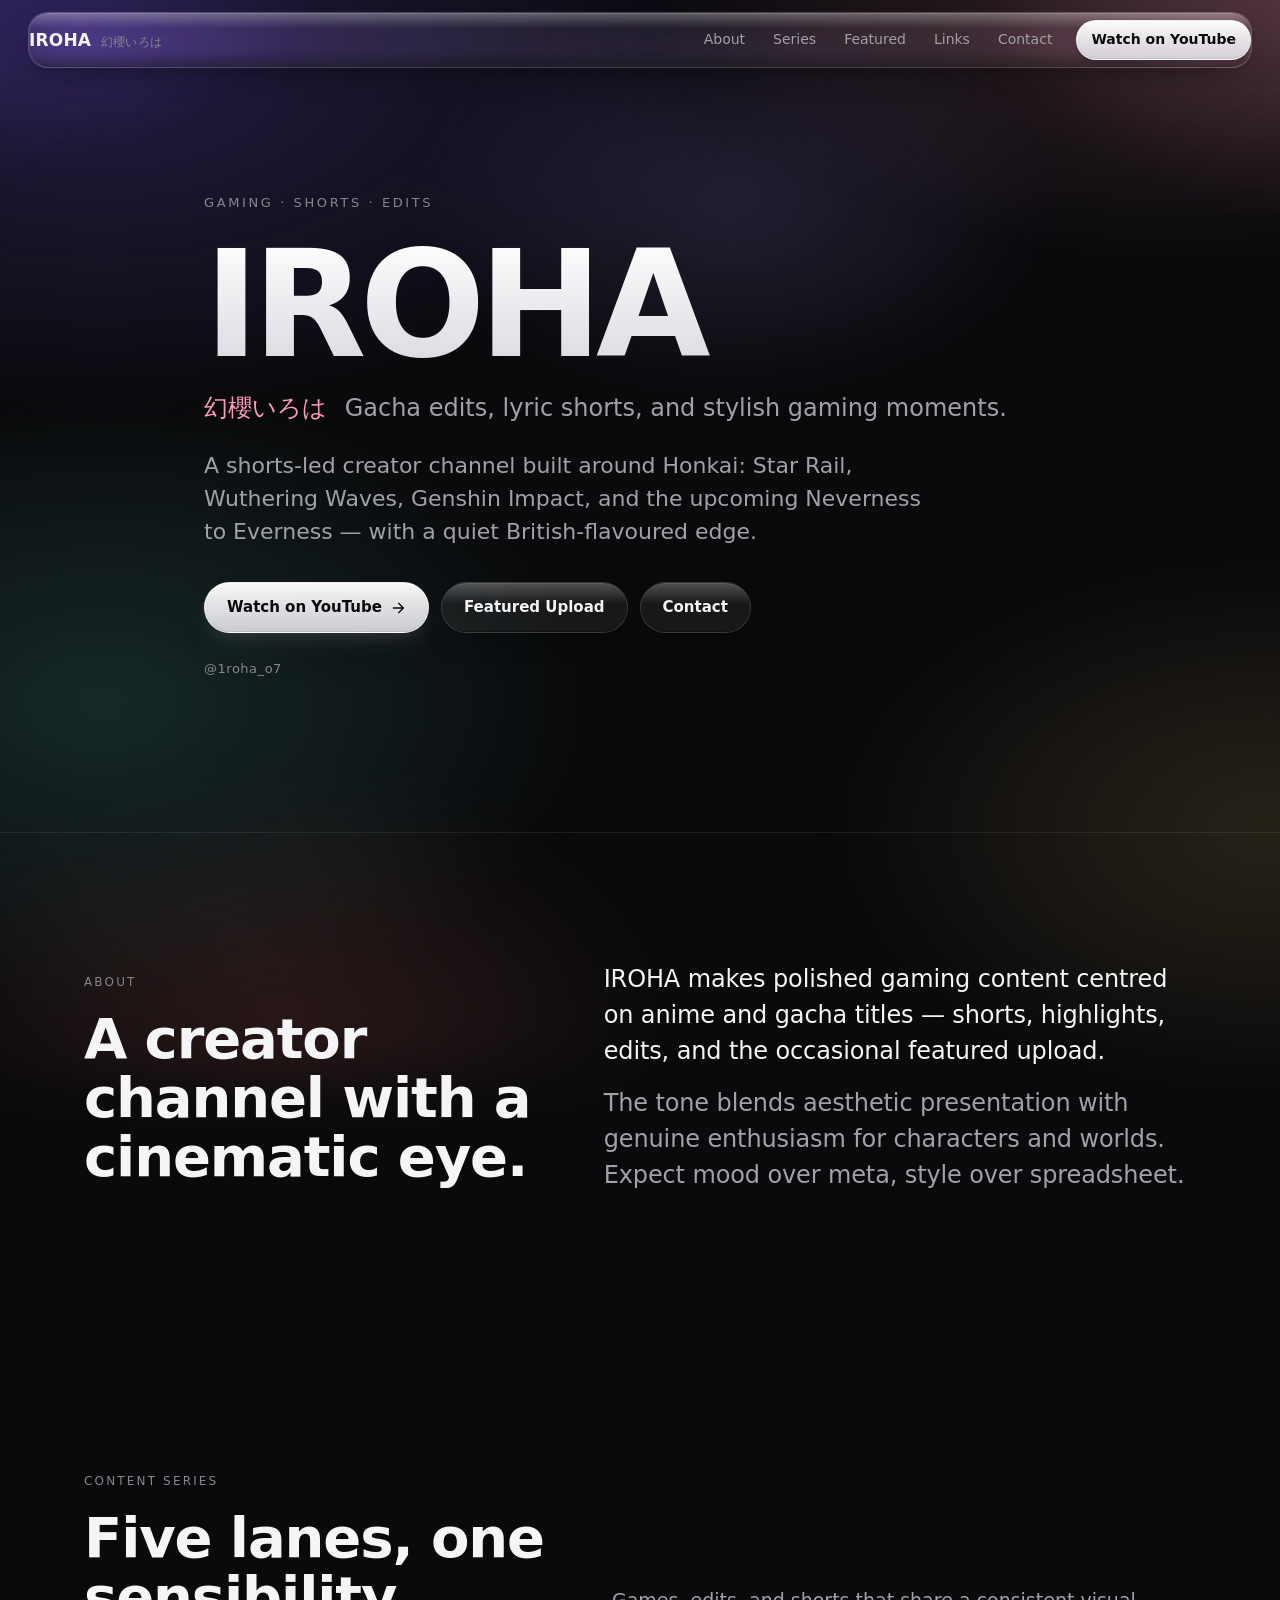
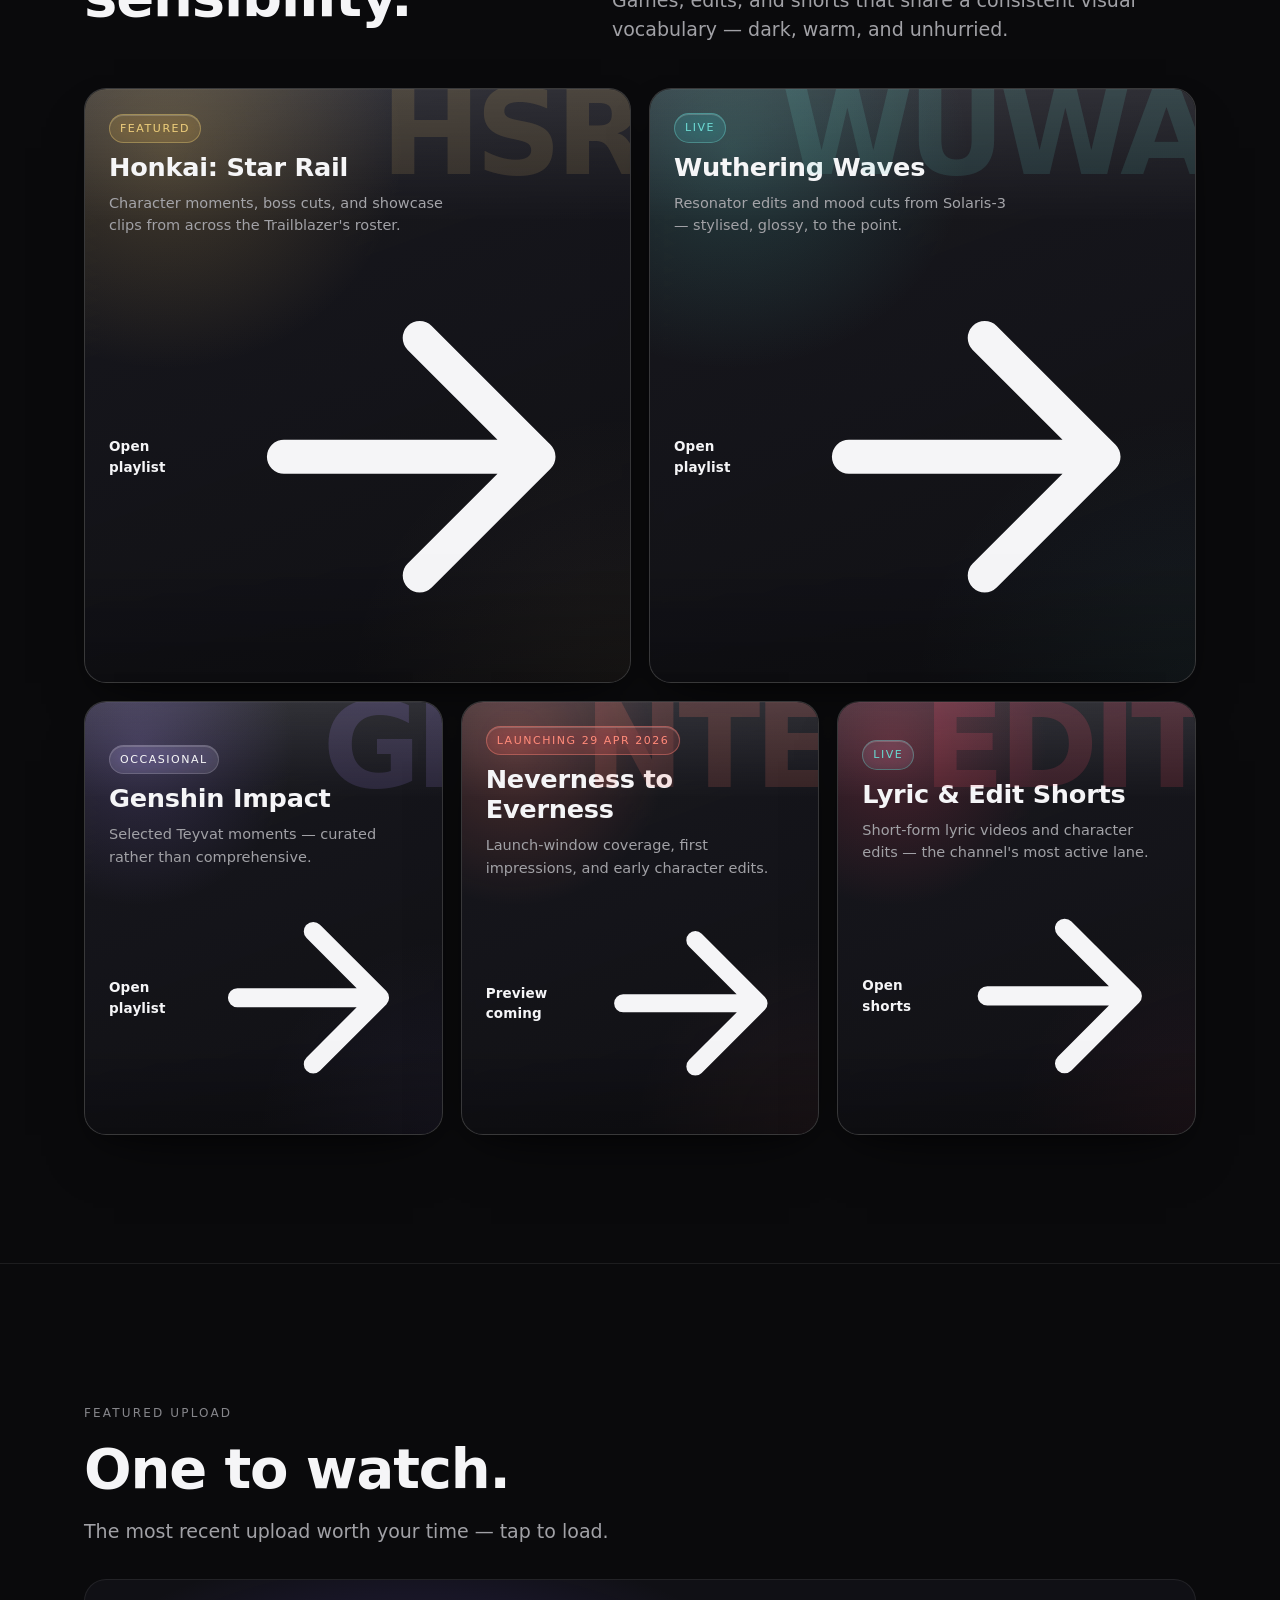
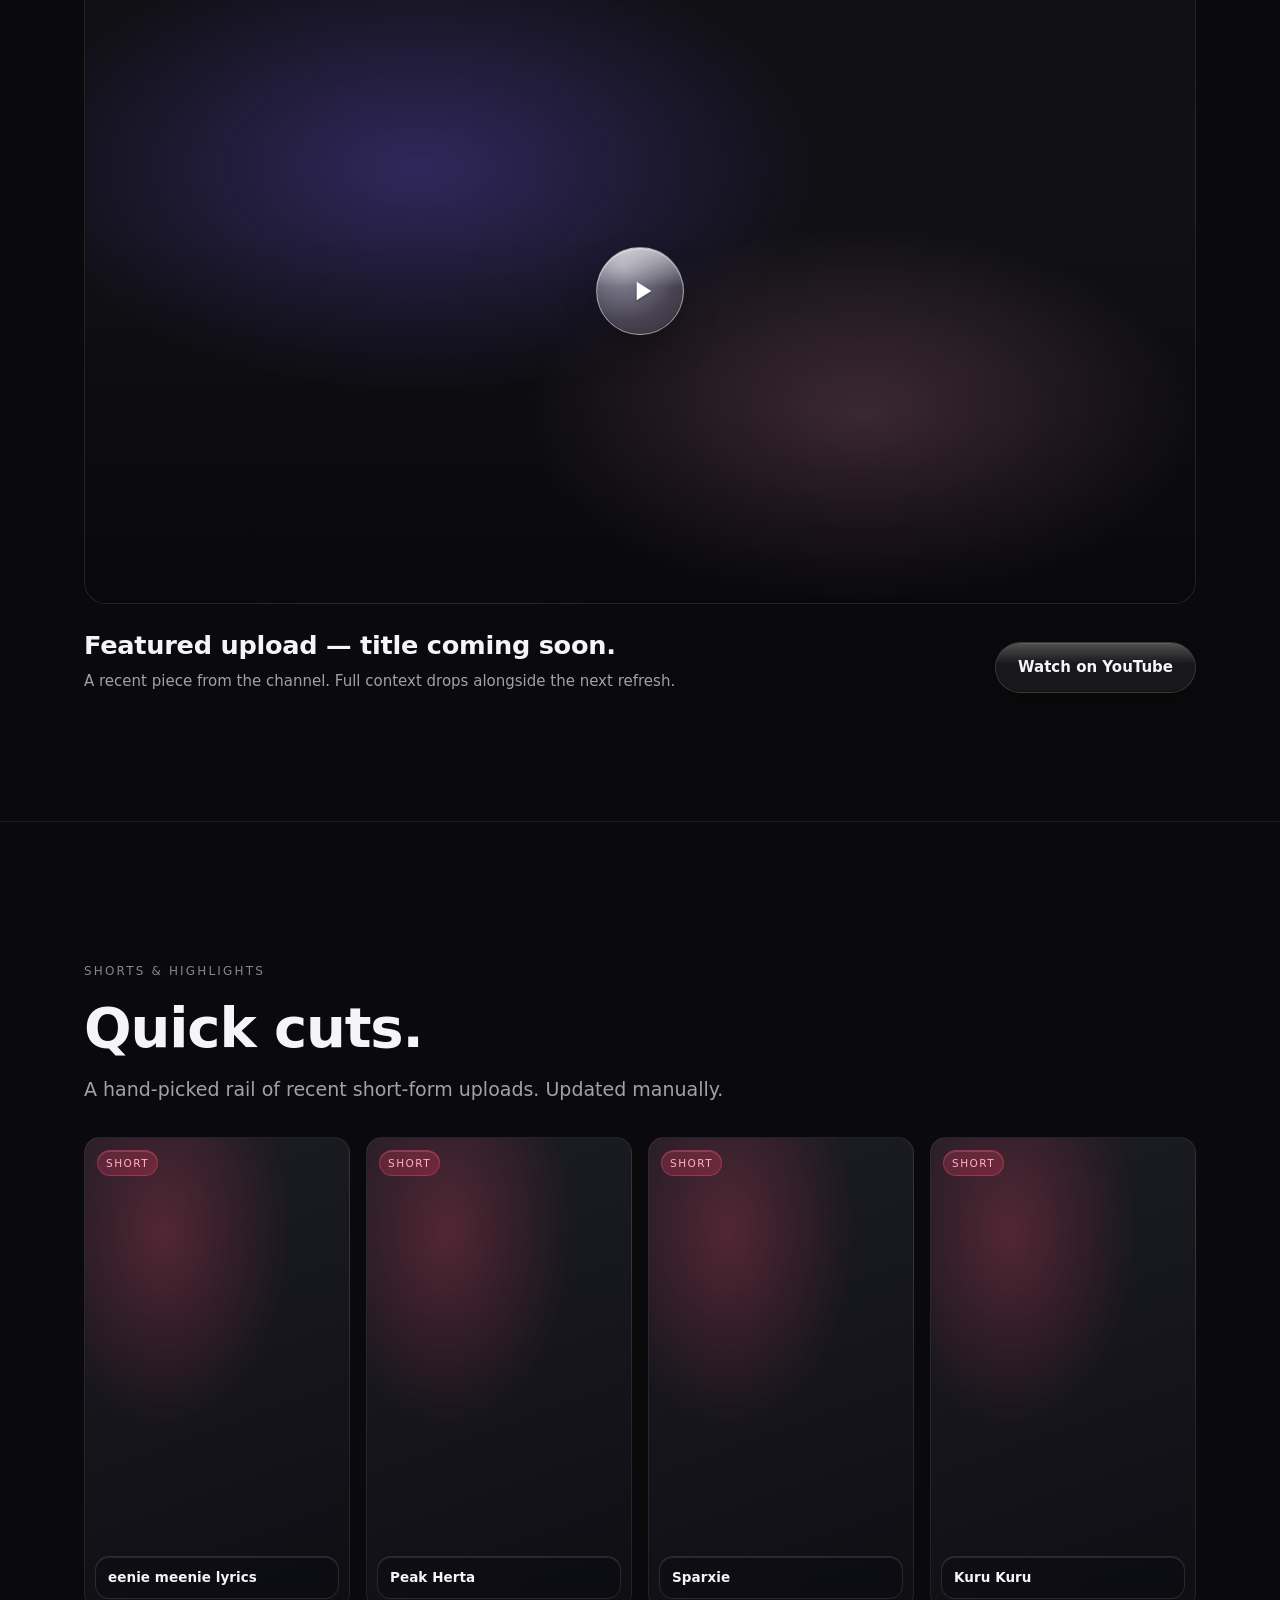
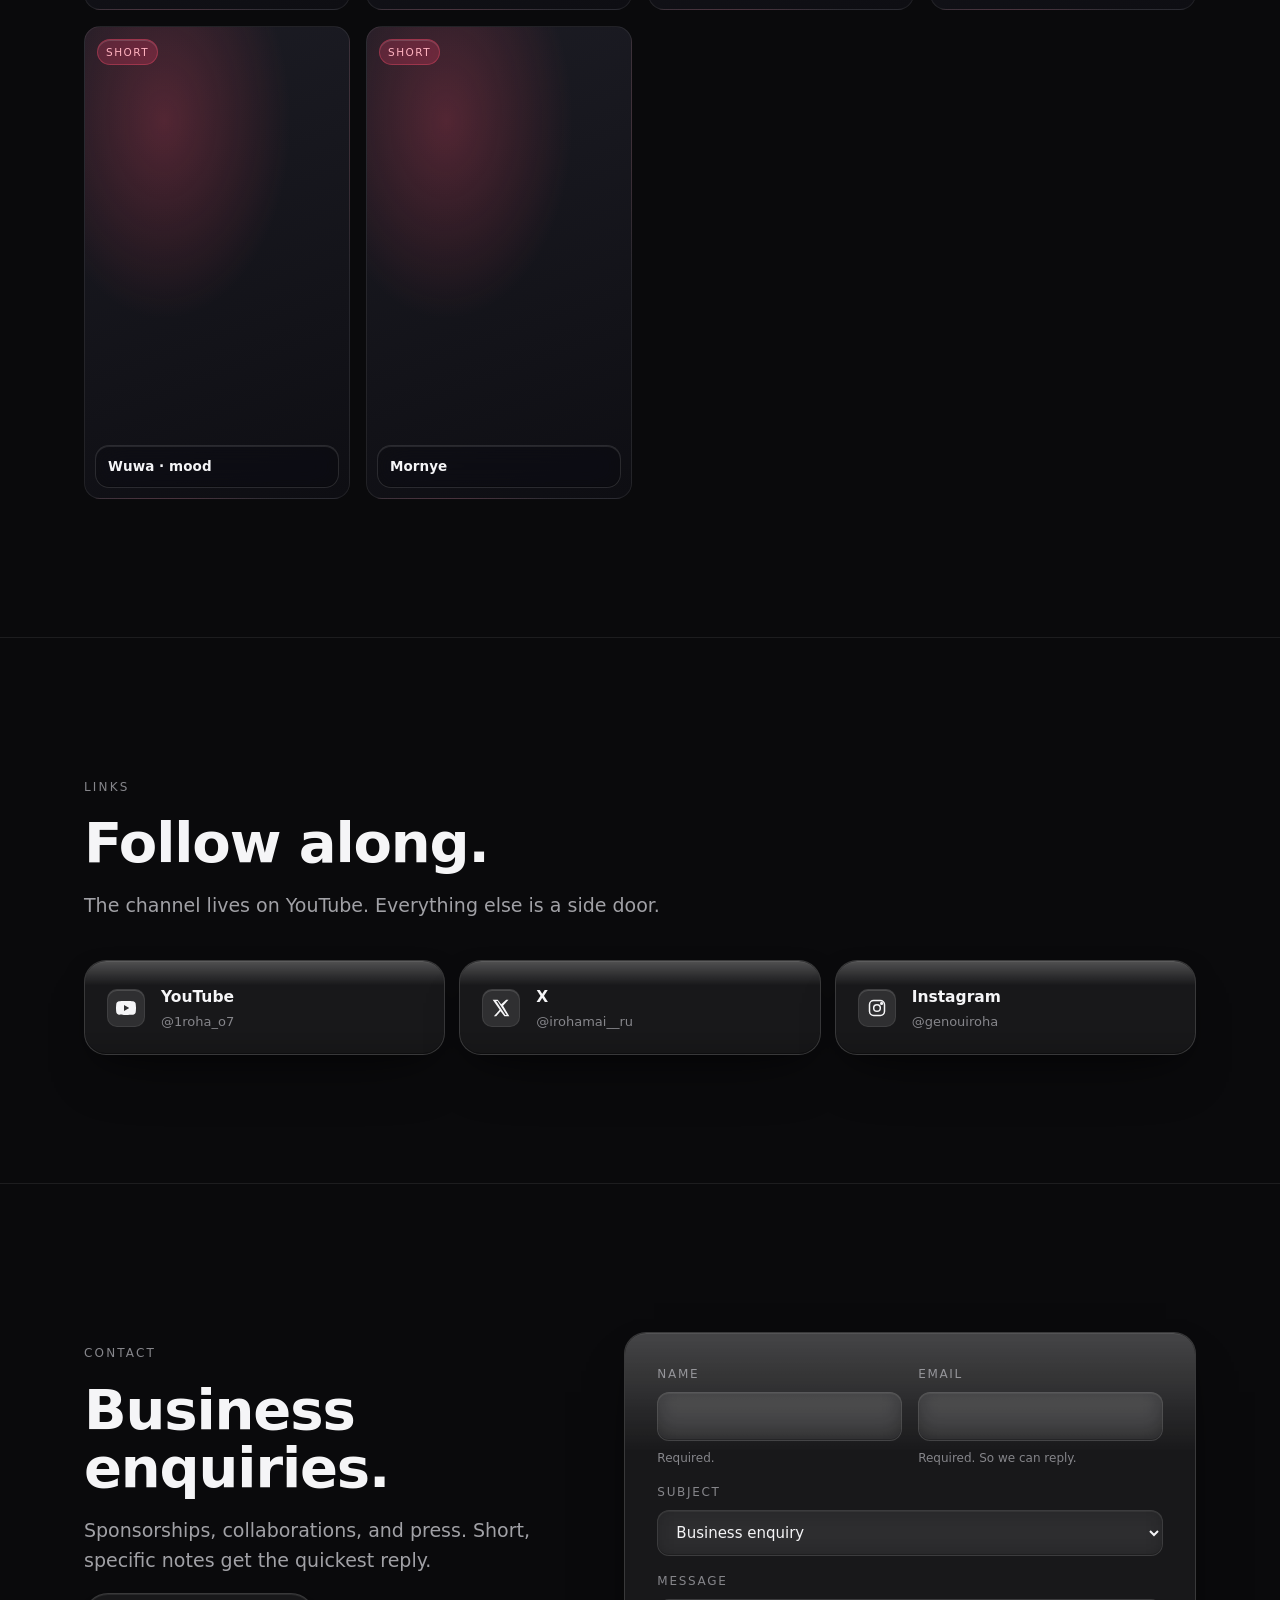
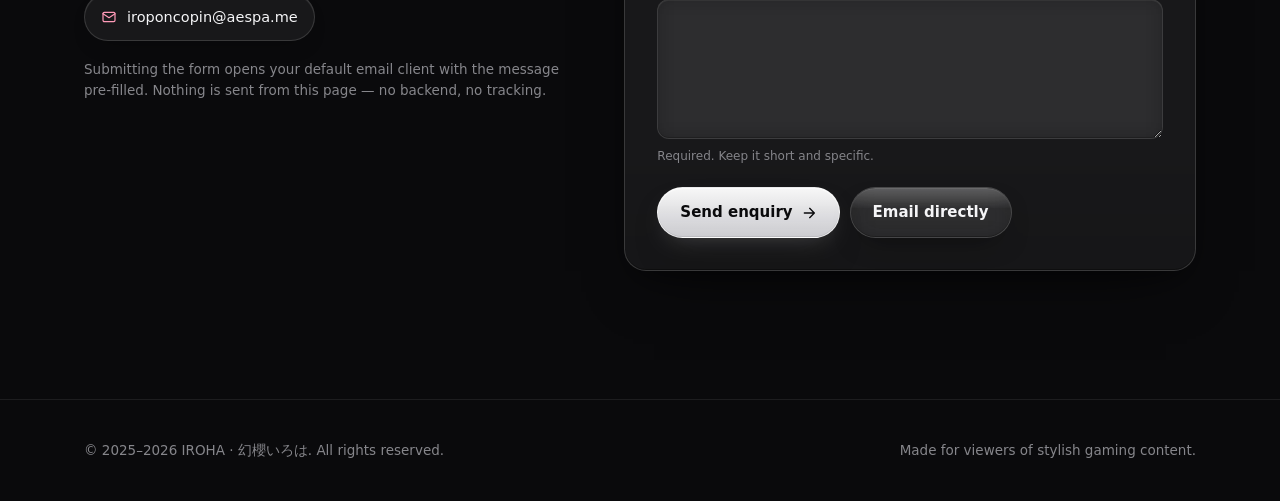
<file: iroha-site.html>
<!doctype html>
<html lang="en">
<head>
  <meta charset="utf-8" />
  <meta name="viewport" content="width=device-width, initial-scale=1, viewport-fit=cover" />
  <meta name="theme-color" content="#0a0a0c" />
  <meta name="color-scheme" content="dark" />

  <title>IROHA — 幻櫻いろは · Gaming Shorts, Edits &amp; Moments</title>
  <meta name="description" content="Official landing page for IROHA (幻櫻いろは). Gacha edits, lyric shorts, and stylish gaming moments from Honkai: Star Rail, Wuthering Waves, Genshin Impact, and Neverness to Everness." />
  <link rel="canonical" href="https://example.com/" />

  <!-- Open Graph -->
  <meta property="og:type" content="website" />
  <meta property="og:title" content="IROHA — 幻櫻いろは" />
  <meta property="og:description" content="Gacha edits, lyric shorts, and stylish gaming moments. Shorts-led creator channel." />
  <meta property="og:image" content="https://example.com/og.jpg" />
  <meta property="og:url" content="https://example.com/" />

  <!-- Twitter -->
  <meta name="twitter:card" content="summary_large_image" />
  <meta name="twitter:title" content="IROHA — 幻櫻いろは" />
  <meta name="twitter:description" content="Gacha edits, lyric shorts, and stylish gaming moments." />
  <meta name="twitter:image" content="https://example.com/og.jpg" />

  <!-- Favicon (inline SVG, no external request) -->
  <link rel="icon" href="data:image/svg+xml;utf8,<svg xmlns='http://www.w3.org/2000/svg' viewBox='0 0 64 64'><defs><linearGradient id='g' x1='0' y1='0' x2='1' y2='1'><stop offset='0' stop-color='%23ff9ab8'/><stop offset='1' stop-color='%237c5cff'/></linearGradient></defs><rect width='64' height='64' rx='14' fill='%230a0a0c'/><text x='50%25' y='54%25' font-family='system-ui,-apple-system,sans-serif' font-weight='700' font-size='34' fill='url(%23g)' text-anchor='middle' dominant-baseline='middle'>I</text></svg>" />

  <style>
    /* ---------- Design tokens ---------- */
    :root {
      --bg:            #0a0a0c;
      --bg-elev-1:     #111115;
      --bg-elev-2:     #17171c;
      --surface:       #1a1a20;
      --border:        rgba(255, 255, 255, 0.08);
      --border-strong: rgba(255, 255, 255, 0.14);
      --text:          #f5f5f7;
      --text-dim:      #a1a1a6;
      --text-mute:     #86868b;

      --accent:        #ff9ab8;   /* sakura nod to 幻櫻 */
      --accent-2:      #7c5cff;

      --hsr:     #e8c06a;
      --wuwa:    #5fd0c8;
      --genshin: #a78bfa;
      --nte:     #ff7a6b;
      --shorts:  #ff4d6d;

      --radius-sm: 10px;
      --radius:    16px;
      --radius-lg: 22px;

      --ease:       cubic-bezier(0.22, 1, 0.36, 1);
      --ease-out:   cubic-bezier(0.16, 1, 0.3, 1);

      --max:    1200px;
      --gutter: clamp(20px, 4vw, 44px);

      --font-sans: -apple-system, BlinkMacSystemFont, "SF Pro Display", "SF Pro Text",
                   "Inter", "Hiragino Kaku Gothic ProN", "Yu Gothic", system-ui, sans-serif;

      /* ---- Liquid Glass tokens ---- */
      --glass-tint:        rgba(255, 255, 255, 0.06);
      --glass-tint-strong: rgba(255, 255, 255, 0.10);
      --glass-border:      rgba(255, 255, 255, 0.14);
      --glass-edge:        rgba(255, 255, 255, 0.32);   /* top specular */
      --glass-under:       rgba(0, 0, 0, 0.35);         /* bottom shade */
      --glass-blur:        22px;
      --glass-saturate:    180%;
      --glass-radius:      22px;

      /* Shadow stack used on floating glass surfaces */
      --glass-shadow:
        0 1px 0 0 rgba(255, 255, 255, 0.08) inset,
        0 -1px 0 0 rgba(0, 0, 0, 0.28) inset,
        0 10px 30px -12px rgba(0, 0, 0, 0.55),
        0 30px 60px -30px rgba(0, 0, 0, 0.6);
    }

    /* ---------- Reset / base ---------- */
    *, *::before, *::after { box-sizing: border-box; }
    html { -webkit-text-size-adjust: 100%; scroll-behavior: smooth; }
    @media (prefers-reduced-motion: reduce) {
      html { scroll-behavior: auto; }
      *, *::before, *::after { animation-duration: 0.001ms !important; transition-duration: 0.001ms !important; }
    }
    body {
      margin: 0;
      background: var(--bg);
      color: var(--text);
      font-family: var(--font-sans);
      font-size: 17px;
      line-height: 1.55;
      -webkit-font-smoothing: antialiased;
      -moz-osx-font-smoothing: grayscale;
      text-rendering: optimizeLegibility;
      overflow-x: hidden;
      position: relative;
      isolation: isolate;
    }

    /* ---------- Ambient aurora (gives glass something to refract) ---------- */
    body::before,
    body::after {
      content: "";
      position: fixed;
      inset: -20%;
      z-index: -2;
      pointer-events: none;
      will-change: transform;
    }
    body::before {
      background:
        radial-gradient(40% 35% at 10% 8%,  rgba(124, 92, 255, 0.28), transparent 60%),
        radial-gradient(35% 30% at 90% 14%, rgba(255, 154, 184, 0.22), transparent 60%),
        radial-gradient(45% 40% at 20% 70%, rgba(95, 208, 200, 0.16), transparent 62%),
        radial-gradient(40% 35% at 85% 80%, rgba(232, 192, 106, 0.14), transparent 62%);
      animation: aurora-a 28s ease-in-out infinite alternate;
      filter: blur(20px);
    }
    body::after {
      background:
        radial-gradient(30% 25% at 55% 30%, rgba(167, 139, 250, 0.18), transparent 62%),
        radial-gradient(35% 30% at 30% 95%, rgba(255, 122, 107, 0.14), transparent 62%);
      animation: aurora-b 38s ease-in-out infinite alternate;
      filter: blur(30px);
      mix-blend-mode: screen;
    }
    @keyframes aurora-a {
      0%   { transform: translate3d(0, 0, 0) scale(1); }
      100% { transform: translate3d(-3%, 2%, 0) scale(1.06); }
    }
    @keyframes aurora-b {
      0%   { transform: translate3d(0, 0, 0) scale(1.02); }
      100% { transform: translate3d(4%, -2%, 0) scale(1); }
    }
    @media (prefers-reduced-motion: reduce) {
      body::before, body::after { animation: none; }
    }

    /* ---------- Reduced transparency: drop glass, keep contrast ---------- */
    @media (prefers-reduced-transparency: reduce) {
      body::before, body::after { display: none; }
      :root {
        --glass-tint:        var(--bg-elev-1);
        --glass-tint-strong: var(--bg-elev-2);
        --glass-blur:        0px;
        --glass-saturate:    100%;
      }
    }
    img, svg { display: block; max-width: 100%; }
    a { color: inherit; text-decoration: none; }
    button { font: inherit; color: inherit; }

    ::selection { background: var(--accent); color: #111; }

    /* ---------- Layout helpers ---------- */
    .wrap {
      width: 100%;
      max-width: var(--max);
      margin-inline: auto;
      padding-inline: var(--gutter);
    }
    .section { padding-block: clamp(72px, 10vw, 140px); position: relative; }
    .eyebrow {
      display: inline-block;
      font-size: 12px;
      letter-spacing: 0.18em;
      text-transform: uppercase;
      color: var(--text-mute);
      margin-bottom: 18px;
    }
    .section-title {
      font-size: clamp(32px, 5vw, 56px);
      line-height: 1.05;
      letter-spacing: -0.02em;
      font-weight: 700;
      margin: 0 0 18px;
    }
    .section-lede {
      color: var(--text-dim);
      max-width: 62ch;
      font-size: clamp(17px, 1.6vw, 19px);
      margin: 0;
    }

    /* ---------- Header (Liquid Glass) ---------- */
    .header {
      position: fixed;
      top: 12px; left: 50%;
      transform: translateX(-50%);
      z-index: 50;
      width: calc(100% - 24px);
      max-width: calc(var(--max) + 24px);
      transition: top 0.35s var(--ease), width 0.35s var(--ease);
    }
    .header-inner {
      position: relative;
      display: flex; align-items: center; justify-content: space-between;
      gap: 16px;
      height: 56px;
      padding-inline: 16px;
      border-radius: calc(var(--glass-radius) - 2px);
      background: var(--glass-tint);
      border: 1px solid var(--glass-border);
      backdrop-filter: blur(var(--glass-blur)) saturate(var(--glass-saturate));
      -webkit-backdrop-filter: blur(var(--glass-blur)) saturate(var(--glass-saturate));
      box-shadow: var(--glass-shadow);
      overflow: hidden;
      isolation: isolate;
      transition: background-color 0.3s var(--ease), box-shadow 0.3s var(--ease);
    }
    .header.is-scrolled .header-inner {
      background: var(--glass-tint-strong);
    }
    /* Specular top-edge highlight */
    .header-inner::before {
      content: "";
      position: absolute; inset: 0;
      border-radius: inherit;
      pointer-events: none;
      background:
        linear-gradient(180deg, var(--glass-edge) 0%, rgba(255,255,255,0) 28%, rgba(255,255,255,0) 72%, var(--glass-under) 100%);
      mix-blend-mode: overlay;
      opacity: 0.9;
    }
    /* Subtle inner ring */
    .header-inner::after {
      content: "";
      position: absolute; inset: 0;
      border-radius: inherit;
      pointer-events: none;
      box-shadow: inset 0 0 0 1px rgba(255,255,255,0.05);
    }
    .header > .wrap { max-width: none; padding: 0; }

    @media (max-width: 720px) {
      .header { top: 10px; width: calc(100% - 16px); }
      .header-inner { padding-inline: 12px; }
    }
    .brand {
      display: flex; align-items: baseline; gap: 10px;
      font-weight: 600; letter-spacing: 0.01em;
    }
    .brand .brand-jp {
      font-size: 12px; color: var(--text-mute); font-weight: 400;
    }
    .nav {
      display: flex; align-items: center; gap: 4px;
    }
    .nav a {
      padding: 8px 12px;
      font-size: 14px;
      color: var(--text-dim);
      border-radius: 8px;
      transition: color 0.2s var(--ease), background-color 0.2s var(--ease);
    }
    .nav a:hover, .nav a:focus-visible { color: var(--text); background: rgba(255,255,255,0.04); }
    .nav-cta {
      position: relative;
      margin-left: 8px;
      padding: 8px 14px !important;
      color: #0a0a0c !important;
      background: linear-gradient(180deg, rgba(255,255,255,0.95), rgba(235,235,240,0.85)) !important;
      border: 1px solid rgba(255,255,255,0.6);
      border-radius: 999px !important;
      font-weight: 600;
      box-shadow:
        0 1px 0 0 rgba(255,255,255,0.55) inset,
        0 -1px 0 0 rgba(0,0,0,0.08) inset,
        0 6px 14px -6px rgba(0,0,0,0.4);
      overflow: hidden;
      isolation: isolate;
    }
    .nav-cta::before {
      content: "";
      position: absolute; inset: 0;
      border-radius: inherit;
      background: linear-gradient(180deg, rgba(255,255,255,0.45) 0%, rgba(255,255,255,0) 48%);
      mix-blend-mode: overlay;
      pointer-events: none;
    }
    .nav-cta:hover, .nav-cta:focus-visible {
      background: linear-gradient(180deg, #ffffff, #eeeef2) !important;
      color: #0a0a0c !important;
    }
    @media (max-width: 720px) {
      .nav a:not(.nav-cta) { display: none; }
    }

    /* ---------- Buttons (Liquid Glass) ---------- */
    .btn {
      position: relative;
      display: inline-flex; align-items: center; gap: 8px;
      padding: 13px 22px;
      border-radius: 999px;
      font-size: 15px;
      font-weight: 600;
      border: 1px solid transparent;
      cursor: pointer;
      isolation: isolate;
      overflow: hidden;
      transition: transform 0.2s var(--ease), background-color 0.2s var(--ease), border-color 0.2s var(--ease), color 0.2s var(--ease), box-shadow 0.25s var(--ease);
      white-space: nowrap;
      -webkit-tap-highlight-color: transparent;
    }
    .btn:active { transform: translateY(1px) scale(0.99); }
    .btn svg { width: 16px; height: 16px; }

    /* Shared top-edge sheen for any glass-ish button */
    .btn::before {
      content: "";
      position: absolute; inset: 0;
      border-radius: inherit;
      pointer-events: none;
      background: linear-gradient(180deg, rgba(255,255,255,0.35) 0%, rgba(255,255,255,0) 42%);
      mix-blend-mode: overlay;
      opacity: 0.7;
    }

    /* Primary: "frosted white" glass pill with dark text */
    .btn-primary {
      color: #0a0a0c;
      background: linear-gradient(180deg, rgba(255,255,255,0.96), rgba(235,235,240,0.85));
      border-color: rgba(255,255,255,0.6);
      box-shadow:
        0 1px 0 0 rgba(255,255,255,0.6) inset,
        0 -1px 0 0 rgba(0,0,0,0.08) inset,
        0 10px 24px -12px rgba(255,255,255,0.25),
        0 20px 40px -20px rgba(0,0,0,0.5);
    }
    .btn-primary:hover, .btn-primary:focus-visible {
      background: linear-gradient(180deg, #ffffff, #f1f1f4);
    }

    /* Ghost: true liquid glass */
    .btn-ghost {
      color: var(--text);
      background: var(--glass-tint);
      border-color: var(--glass-border);
      backdrop-filter: blur(14px) saturate(var(--glass-saturate));
      -webkit-backdrop-filter: blur(14px) saturate(var(--glass-saturate));
      box-shadow:
        0 1px 0 0 rgba(255,255,255,0.08) inset,
        0 -1px 0 0 rgba(0,0,0,0.28) inset,
        0 12px 28px -14px rgba(0,0,0,0.55);
    }
    .btn-ghost:hover, .btn-ghost:focus-visible {
      background: var(--glass-tint-strong);
      border-color: rgba(255,255,255,0.28);
    }

    /* ---------- Hero ---------- */
    .hero {
      position: relative;
      padding-top: clamp(120px, 18vw, 180px);
      padding-bottom: clamp(80px, 12vw, 140px);
      isolation: isolate;
      overflow: hidden;
    }
    .hero-bg {
      position: absolute; inset: -20%;
      z-index: -1;
      background:
        radial-gradient(60% 50% at 20% 20%, rgba(124, 92, 255, 0.22), transparent 60%),
        radial-gradient(50% 45% at 80% 10%, rgba(255, 154, 184, 0.18), transparent 60%),
        radial-gradient(70% 60% at 50% 120%, rgba(95, 208, 200, 0.10), transparent 60%);
      filter: blur(10px);
      animation: drift 22s ease-in-out infinite alternate;
    }
    @keyframes drift {
      0%   { transform: translate3d(0, 0, 0) scale(1); }
      100% { transform: translate3d(-2%, 1%, 0) scale(1.04); }
    }
    @media (prefers-reduced-motion: reduce) {
      .hero-bg { animation: none; }
    }

    .hero-inner { max-width: 960px; }
    .hero-kicker {
      font-size: 13px; letter-spacing: 0.2em; text-transform: uppercase;
      color: var(--text-mute); margin-bottom: 22px;
    }
    .hero-title {
      font-size: clamp(64px, 12vw, 148px);
      line-height: 0.95;
      letter-spacing: -0.045em;
      font-weight: 700;
      margin: 0 0 14px;
      background: linear-gradient(180deg, #ffffff 0%, #d8d8df 100%);
      -webkit-background-clip: text;
      background-clip: text;
      color: transparent;
    }
    .hero-sub {
      font-size: clamp(18px, 2vw, 24px);
      color: var(--text-dim);
      margin: 0 0 10px;
      font-weight: 400;
    }
    .hero-sub .jp {
      color: var(--accent);
      margin-right: 10px;
      font-weight: 500;
    }
    .hero-lede {
      font-size: clamp(17px, 1.8vw, 22px);
      color: var(--text-dim);
      max-width: 52ch;
      margin: 22px 0 34px;
      line-height: 1.5;
    }
    .hero-ctas { display: flex; flex-wrap: wrap; gap: 12px; }
    .hero-handle {
      margin-top: 26px;
      font-size: 13px;
      color: var(--text-mute);
      letter-spacing: 0.04em;
    }

    /* Stagger animation on load */
    .stagger > * {
      opacity: 0;
      transform: translateY(14px);
      animation: rise 0.9s var(--ease-out) forwards;
    }
    .stagger > *:nth-child(1) { animation-delay: 0.05s; }
    .stagger > *:nth-child(2) { animation-delay: 0.18s; }
    .stagger > *:nth-child(3) { animation-delay: 0.30s; }
    .stagger > *:nth-child(4) { animation-delay: 0.42s; }
    .stagger > *:nth-child(5) { animation-delay: 0.54s; }
    .stagger > *:nth-child(6) { animation-delay: 0.66s; }
    @keyframes rise {
      to { opacity: 1; transform: translateY(0); }
    }

    /* ---------- About ---------- */
    .about {
      border-top: 1px solid var(--border);
    }
    .about-grid {
      display: grid;
      grid-template-columns: minmax(0, 1fr) minmax(0, 1.3fr);
      gap: clamp(24px, 5vw, 80px);
      align-items: start;
    }
    @media (max-width: 820px) { .about-grid { grid-template-columns: 1fr; } }
    .about-copy { font-size: clamp(19px, 2vw, 24px); line-height: 1.5; color: var(--text); letter-spacing: -0.005em; }
    .about-copy p { margin: 0 0 16px; }
    .about-copy p:last-child { margin-bottom: 0; color: var(--text-dim); }

    /* ---------- Series grid ---------- */
    .series-head {
      display: flex; justify-content: space-between; align-items: end;
      gap: 20px; margin-bottom: 44px;
    }
    @media (max-width: 720px) { .series-head { flex-direction: column; align-items: start; } }

    .series-grid {
      display: grid;
      grid-template-columns: repeat(6, 1fr);
      grid-auto-rows: minmax(220px, auto);
      gap: 18px;
    }
    @media (max-width: 1024px) {
      .series-grid { grid-template-columns: repeat(4, 1fr); }
    }
    @media (max-width: 640px) {
      .series-grid { grid-template-columns: 1fr; grid-auto-rows: auto; }
    }

    .card {
      position: relative;
      overflow: hidden;
      border-radius: var(--glass-radius);
      background: var(--glass-tint);
      border: 1px solid var(--glass-border);
      backdrop-filter: blur(var(--glass-blur)) saturate(var(--glass-saturate));
      -webkit-backdrop-filter: blur(var(--glass-blur)) saturate(var(--glass-saturate));
      isolation: isolate;
      transition: transform 0.35s var(--ease), border-color 0.3s var(--ease), box-shadow 0.35s var(--ease);
      display: flex; flex-direction: column;
      min-height: 240px;
      box-shadow: var(--glass-shadow);
    }
    /* Coloured light source sitting UNDER the glass — this is what refracts */
    .card::before {
      content: "";
      position: absolute; inset: 0;
      z-index: -1;
      background:
        radial-gradient(70% 60% at 15% 10%, var(--card-accent-a, rgba(255,255,255,0.12)), transparent 62%),
        radial-gradient(80% 70% at 100% 100%, var(--card-accent-b, rgba(255,255,255,0.06)), transparent 65%),
        linear-gradient(160deg, rgba(26,26,34,0.6) 0%, rgba(14,14,19,0.85) 100%);
    }
    /* Specular top-edge highlight (lenticular glass feel) */
    .card::after {
      content: "";
      position: absolute; inset: 0;
      border-radius: inherit;
      pointer-events: none;
      background:
        linear-gradient(180deg, var(--glass-edge) 0%, rgba(255,255,255,0) 22%, rgba(255,255,255,0) 78%, var(--glass-under) 100%);
      mix-blend-mode: overlay;
      opacity: 0.75;
    }
    .card:hover {
      transform: translateY(-3px);
      border-color: rgba(255,255,255,0.22);
      box-shadow:
        0 1px 0 0 rgba(255,255,255,0.1) inset,
        0 -1px 0 0 rgba(0,0,0,0.28) inset,
        0 28px 60px -20px rgba(0,0,0,0.7);
    }
    .card a.card-link { position: absolute; inset: 0; z-index: 2; }
    .card-body {
      padding: 24px 24px 22px;
      margin-top: auto;
      display: flex; flex-direction: column; gap: 10px;
    }
    .card-tag {
      display: inline-flex; align-items: center; gap: 6px;
      font-size: 11px; letter-spacing: 0.14em; text-transform: uppercase;
      padding: 5px 10px;
      border-radius: 999px;
      color: var(--text);
      background: rgba(255,255,255,0.10);
      border: 1px solid var(--border-strong);
      backdrop-filter: blur(10px) saturate(160%);
      -webkit-backdrop-filter: blur(10px) saturate(160%);
      box-shadow: 0 1px 0 0 rgba(255,255,255,0.14) inset;
      width: fit-content;
    }
    .card-tag.upcoming { color: var(--nte); border-color: rgba(255,122,107,0.4); background: rgba(255,122,107,0.1); }
    .card-tag.live     { color: var(--wuwa); border-color: rgba(95,208,200,0.35); background: rgba(95,208,200,0.1); }
    .card-tag.featured { color: var(--hsr); border-color: rgba(232,192,106,0.35); background: rgba(232,192,106,0.1); }

    .card-title {
      font-size: clamp(20px, 2vw, 26px);
      line-height: 1.15;
      letter-spacing: -0.01em;
      font-weight: 600;
      margin: 0;
    }
    .card-desc {
      color: var(--text-dim);
      font-size: 14.5px;
      margin: 0;
      max-width: 38ch;
    }
    .card-cta {
      margin-top: 6px;
      display: inline-flex; align-items: center; gap: 6px;
      font-size: 13.5px; font-weight: 600;
      color: var(--text);
      letter-spacing: 0.01em;
    }
    .card-cta svg { transition: transform 0.25s var(--ease); }
    .card:hover .card-cta svg { transform: translateX(3px); }

    .card-glyph {
      position: absolute;
      right: -12px; top: -16px;
      font-size: 120px;
      font-weight: 800;
      letter-spacing: -0.05em;
      color: var(--card-glyph, rgba(255,255,255,0.05));
      line-height: 1;
      pointer-events: none;
      user-select: none;
    }

    /* Asymmetric spans */
    .card.hsr     { grid-column: span 3; --card-accent-a: rgba(232,192,106,0.22); --card-accent-b: rgba(232,192,106,0.06); --card-glyph: rgba(232,192,106,0.12); }
    .card.wuwa    { grid-column: span 3; --card-accent-a: rgba(95,208,200,0.2);   --card-accent-b: rgba(95,208,200,0.06); --card-glyph: rgba(95,208,200,0.12); }
    .card.genshin { grid-column: span 2; --card-accent-a: rgba(167,139,250,0.2);  --card-accent-b: rgba(167,139,250,0.06); --card-glyph: rgba(167,139,250,0.14); }
    .card.nte     { grid-column: span 2; --card-accent-a: rgba(255,122,107,0.22); --card-accent-b: rgba(255,122,107,0.06); --card-glyph: rgba(255,122,107,0.14); min-height: 260px; }
    .card.shorts  { grid-column: span 2; --card-accent-a: rgba(255,77,109,0.22);  --card-accent-b: rgba(255,77,109,0.06); --card-glyph: rgba(255,77,109,0.14); }

    @media (max-width: 1024px) {
      .card.hsr, .card.wuwa { grid-column: span 2; }
      .card.genshin, .card.nte, .card.shorts { grid-column: span 2; }
      .card.shorts { grid-column: 1 / -1; }
    }
    @media (max-width: 640px) {
      .card, .card.hsr, .card.wuwa, .card.genshin, .card.nte, .card.shorts { grid-column: 1 / -1; min-height: 200px; }
      .card-glyph { font-size: 88px; }
    }

    /* ---------- Featured upload ---------- */
    .featured { border-top: 1px solid var(--border); }
    .featured-frame {
      position: relative;
      aspect-ratio: 16 / 9;
      width: 100%;
      border-radius: var(--radius-lg);
      overflow: hidden;
      background:
        radial-gradient(60% 60% at 30% 30%, rgba(124,92,255,0.3), transparent 60%),
        radial-gradient(50% 50% at 70% 70%, rgba(255,154,184,0.25), transparent 60%),
        #101015;
      border: 1px solid var(--border);
      cursor: pointer;
      isolation: isolate;
    }
    .featured-frame iframe {
      position: absolute; inset: 0; width: 100%; height: 100%;
      border: 0;
    }
    .featured-poster {
      position: absolute; inset: 0;
      display: grid; place-items: center;
      background-size: cover; background-position: center;
      transition: opacity 0.3s var(--ease);
    }
    .featured-poster::after {
      content: "";
      position: absolute; inset: 0;
      background: linear-gradient(180deg, rgba(0,0,0,0) 40%, rgba(0,0,0,0.45) 100%);
    }
    .featured-play {
      position: relative; z-index: 2;
      width: 88px; height: 88px; border-radius: 999px;
      border: 1px solid rgba(255,255,255,0.45);
      background: radial-gradient(120% 120% at 30% 20%, rgba(255,255,255,0.55), rgba(255,255,255,0.2) 55%, rgba(255,255,255,0.08) 100%);
      backdrop-filter: blur(16px) saturate(180%);
      -webkit-backdrop-filter: blur(16px) saturate(180%);
      display: grid; place-items: center;
      overflow: hidden;
      isolation: isolate;
      box-shadow:
        0 1px 0 0 rgba(255,255,255,0.55) inset,
        0 -1px 0 0 rgba(0,0,0,0.15) inset,
        0 18px 40px -14px rgba(0,0,0,0.55);
      transition: transform 0.25s var(--ease), background 0.25s var(--ease);
      cursor: pointer;
    }
    .featured-play::before {
      content: "";
      position: absolute; inset: 0;
      border-radius: inherit;
      background: linear-gradient(180deg, rgba(255,255,255,0.6) 0%, rgba(255,255,255,0) 45%);
      mix-blend-mode: overlay;
      pointer-events: none;
    }
    .featured-frame:hover .featured-play { transform: scale(1.06); }
    .featured-play svg { width: 32px; height: 32px; margin-left: 4px; color: #fff; filter: drop-shadow(0 1px 1px rgba(0,0,0,0.35)); }

    .featured-meta {
      display: flex; justify-content: space-between; gap: 20px;
      margin-top: 22px; align-items: end;
    }
    @media (max-width: 640px) { .featured-meta { flex-direction: column; align-items: start; } }
    .featured-title {
      font-size: clamp(20px, 2vw, 26px);
      margin: 0 0 4px;
      letter-spacing: -0.01em;
    }
    .featured-context { color: var(--text-dim); margin: 0; font-size: 15px; }

    /* ---------- Shorts rail ---------- */
    .shorts { border-top: 1px solid var(--border); }
    .shorts-rail {
      display: grid;
      grid-auto-flow: column;
      grid-auto-columns: minmax(220px, 1fr);
      gap: 16px;
      overflow-x: auto;
      scroll-snap-type: x mandatory;
      -webkit-overflow-scrolling: touch;
      padding-bottom: 10px;
      scrollbar-width: thin;
      scrollbar-color: rgba(255,255,255,0.15) transparent;
    }
    .shorts-rail::-webkit-scrollbar { height: 8px; }
    .shorts-rail::-webkit-scrollbar-thumb { background: rgba(255,255,255,0.14); border-radius: 999px; }

    @media (min-width: 900px) {
      .shorts-rail { grid-auto-flow: initial; grid-template-columns: repeat(auto-fit, minmax(220px, 1fr)); overflow: visible; }
    }

    .short {
      position: relative;
      border-radius: var(--radius);
      overflow: hidden;
      aspect-ratio: 9 / 16;
      background:
        radial-gradient(80% 70% at 30% 20%, rgba(255,77,109,0.25), transparent 60%),
        linear-gradient(160deg, #1c1c24 0%, #0e0e13 100%);
      border: 1px solid var(--border);
      scroll-snap-align: start;
      isolation: isolate;
      transition: transform 0.3s var(--ease), border-color 0.3s var(--ease);
    }
    .short:hover { transform: translateY(-2px); border-color: var(--border-strong); }
    .short a { position: absolute; inset: 0; z-index: 2; }
    .short-label {
      position: absolute; inset: auto 10px 10px 10px;
      padding: 10px 12px;
      font-size: 13.5px; font-weight: 600;
      color: var(--text);
      letter-spacing: 0.005em;
      border-radius: 14px;
      background: rgba(10, 10, 12, 0.35);
      border: 1px solid rgba(255,255,255,0.12);
      backdrop-filter: blur(14px) saturate(170%);
      -webkit-backdrop-filter: blur(14px) saturate(170%);
      box-shadow:
        0 1px 0 0 rgba(255,255,255,0.1) inset,
        0 -1px 0 0 rgba(0,0,0,0.2) inset;
    }
    .short-badge {
      position: absolute; top: 12px; left: 12px;
      font-size: 10.5px; letter-spacing: 0.14em; text-transform: uppercase;
      padding: 4px 8px; border-radius: 999px;
      background: rgba(255, 77, 109, 0.2);
      color: #ffb3c0;
      border: 1px solid rgba(255,77,109,0.35);
      backdrop-filter: blur(10px) saturate(160%);
      -webkit-backdrop-filter: blur(10px) saturate(160%);
      box-shadow: 0 1px 0 0 rgba(255,255,255,0.14) inset;
    }

    /* ---------- Links / footer ---------- */
    .links { border-top: 1px solid var(--border); }
    .links-grid {
      display: grid;
      grid-template-columns: repeat(3, 1fr);
      gap: 14px;
      margin-top: 40px;
    }
    @media (max-width: 720px) { .links-grid { grid-template-columns: 1fr; } }
    .link-card {
      position: relative;
      display: flex; align-items: center; gap: 16px;
      padding: 22px 22px;
      border: 1px solid var(--glass-border);
      border-radius: var(--glass-radius);
      background: var(--glass-tint);
      backdrop-filter: blur(18px) saturate(var(--glass-saturate));
      -webkit-backdrop-filter: blur(18px) saturate(var(--glass-saturate));
      box-shadow: var(--glass-shadow);
      overflow: hidden;
      isolation: isolate;
      transition: border-color 0.2s var(--ease), transform 0.2s var(--ease), background-color 0.2s var(--ease);
    }
    .link-card::before {
      content: "";
      position: absolute; inset: 0;
      border-radius: inherit;
      pointer-events: none;
      background: linear-gradient(180deg, var(--glass-edge) 0%, rgba(255,255,255,0) 26%, rgba(255,255,255,0) 74%, var(--glass-under) 100%);
      mix-blend-mode: overlay;
      opacity: 0.75;
    }
    .link-card:hover, .link-card:focus-visible {
      border-color: rgba(255,255,255,0.26);
      transform: translateY(-2px);
      background: var(--glass-tint-strong);
    }
    .link-card .icon {
      width: 38px; height: 38px; border-radius: 10px;
      display: grid; place-items: center;
      background: rgba(255,255,255,0.1);
      border: 1px solid rgba(255,255,255,0.08);
      flex: none;
      box-shadow: 0 1px 0 0 rgba(255,255,255,0.14) inset;
    }
    .link-card .icon svg { width: 20px; height: 20px; }
    .link-card .label { font-size: 15.5px; font-weight: 600; line-height: 1.2; }
    .link-card .handle { font-size: 13px; color: var(--text-mute); margin-top: 2px; display: block; }

    /* ---------- Contact ---------- */
    .contact { border-top: 1px solid var(--border); }
    .contact-grid {
      display: grid;
      grid-template-columns: minmax(0, 1fr) minmax(0, 1.2fr);
      gap: clamp(28px, 5vw, 72px);
      align-items: start;
      margin-top: 20px;
    }
    @media (max-width: 820px) { .contact-grid { grid-template-columns: 1fr; } }

    .contact-intro .eyebrow { margin-bottom: 18px; }
    .contact-email {
      display: inline-flex; align-items: center; gap: 10px;
      margin-top: 18px;
      padding: 12px 16px;
      border: 1px solid var(--glass-border);
      border-radius: 999px;
      background: var(--glass-tint);
      backdrop-filter: blur(14px) saturate(var(--glass-saturate));
      -webkit-backdrop-filter: blur(14px) saturate(var(--glass-saturate));
      font-size: 14.5px;
      color: var(--text);
      box-shadow: 0 1px 0 0 rgba(255,255,255,0.08) inset, 0 10px 24px -14px rgba(0,0,0,0.45);
      transition: border-color 0.2s var(--ease), background-color 0.2s var(--ease);
    }
    .contact-email:hover, .contact-email:focus-visible {
      border-color: rgba(255,255,255,0.28);
      background: var(--glass-tint-strong);
    }
    .contact-email svg { width: 16px; height: 16px; color: var(--accent); }
    .contact-note { color: var(--text-mute); font-size: 13.5px; margin-top: 18px; line-height: 1.55; }

    .contact-form {
      position: relative;
      background: var(--glass-tint);
      border: 1px solid var(--glass-border);
      border-radius: var(--glass-radius);
      backdrop-filter: blur(var(--glass-blur)) saturate(var(--glass-saturate));
      -webkit-backdrop-filter: blur(var(--glass-blur)) saturate(var(--glass-saturate));
      padding: clamp(22px, 3vw, 32px);
      display: grid;
      gap: 16px;
      overflow: hidden;
      isolation: isolate;
      box-shadow: var(--glass-shadow);
    }
    .contact-form::before {
      content: "";
      position: absolute; inset: 0;
      border-radius: inherit;
      pointer-events: none;
      background: linear-gradient(180deg, var(--glass-edge) 0%, rgba(255,255,255,0) 22%, rgba(255,255,255,0) 78%, var(--glass-under) 100%);
      mix-blend-mode: overlay;
      opacity: 0.6;
    }
    .field { display: grid; gap: 8px; }
    .field-row { display: grid; grid-template-columns: 1fr 1fr; gap: 16px; }
    @media (max-width: 640px) { .field-row { grid-template-columns: 1fr; } }

    .field label {
      font-size: 12px;
      letter-spacing: 0.14em;
      text-transform: uppercase;
      color: var(--text-mute);
    }
    .field input,
    .field textarea,
    .field select {
      width: 100%;
      font: inherit;
      font-size: 15px;
      color: var(--text);
      background: rgba(255,255,255,0.04);
      border: 1px solid rgba(255,255,255,0.1);
      border-radius: 12px;
      padding: 12px 14px;
      backdrop-filter: blur(10px);
      -webkit-backdrop-filter: blur(10px);
      box-shadow: 0 1px 0 0 rgba(255,255,255,0.06) inset, 0 -1px 0 0 rgba(0,0,0,0.2) inset;
      transition: border-color 0.2s var(--ease), background-color 0.2s var(--ease), box-shadow 0.2s var(--ease);
      resize: vertical;
    }
    .field textarea { min-height: 140px; line-height: 1.5; }
    .field input:focus,
    .field textarea:focus,
    .field select:focus {
      outline: none;
      border-color: var(--accent);
      background: var(--bg-elev-2);
      box-shadow: 0 0 0 4px rgba(255, 154, 184, 0.12);
    }
    .field-hint { font-size: 12px; color: var(--text-mute); }
    .field.invalid input,
    .field.invalid textarea { border-color: #ff6b6b; }
    .field.invalid .field-hint { color: #ff9b9b; }

    .contact-actions {
      display: flex; flex-wrap: wrap; gap: 10px; align-items: center;
      margin-top: 6px;
    }
    .contact-status {
      font-size: 13px;
      color: var(--text-mute);
      min-height: 18px;
    }
    .contact-status.ok { color: var(--wuwa); }

    .footer {
      border-top: 1px solid var(--border);
      padding-block: 40px;
      color: var(--text-mute);
      font-size: 13.5px;
    }
    .footer-inner {
      display: flex; justify-content: space-between; gap: 16px; flex-wrap: wrap;
    }

    /* ---------- Reveal ---------- */
    .reveal { opacity: 0; transform: translateY(18px); transition: opacity 0.8s var(--ease-out), transform 0.8s var(--ease-out); }
    .reveal.is-visible { opacity: 1; transform: none; }
    @media (prefers-reduced-motion: reduce) {
      .reveal { opacity: 1; transform: none; }
    }

    /* ---------- Focus ---------- */
    :focus-visible {
      outline: 2px solid var(--accent);
      outline-offset: 3px;
      border-radius: 6px;
    }
  </style>
</head>
<body>

  <!-- Skip link for a11y -->
  <a href="#hero" class="btn btn-ghost" style="position:absolute; left:-9999px; top:auto;" onfocus="this.style.left='16px';this.style.top='16px';this.style.zIndex='100';" onblur="this.style.left='-9999px';">Skip to content</a>

  <header class="header" id="site-header">
    <div class="wrap header-inner">
      <a href="#hero" class="brand" aria-label="IROHA — home">
        <span>IROHA</span>
        <span class="brand-jp" aria-hidden="true">幻櫻いろは</span>
      </a>
      <nav class="nav" aria-label="Primary">
        <a href="#about">About</a>
        <a href="#series">Series</a>
        <a href="#featured">Featured</a>
        <a href="#links">Links</a>
        <a href="#contact">Contact</a>
        <a class="nav-cta" href="#" data-channel-link target="_blank" rel="noopener">Watch on YouTube</a>
      </nav>
    </div>
  </header>

  <!-- ================ HERO ================ -->
  <section class="hero" id="hero">
    <div class="hero-bg" aria-hidden="true"></div>
    <div class="wrap hero-inner stagger">
      <p class="hero-kicker">Gaming · Shorts · Edits</p>
      <h1 class="hero-title">IROHA</h1>
      <p class="hero-sub">
        <span class="jp" lang="ja">幻櫻いろは</span>
        <span>Gacha edits, lyric shorts, and stylish gaming moments.</span>
      </p>
      <p class="hero-lede">
        A shorts-led creator channel built around Honkai: Star Rail, Wuthering Waves, Genshin Impact,
        and the upcoming Neverness to Everness — with a quiet British-flavoured edge.
      </p>
      <div class="hero-ctas">
        <a class="btn btn-primary" href="#" data-channel-link target="_blank" rel="noopener">
          Watch on YouTube
          <svg viewBox="0 0 24 24" fill="none" stroke="currentColor" stroke-width="2" aria-hidden="true"><path d="M5 12h14M13 5l7 7-7 7" stroke-linecap="round" stroke-linejoin="round"/></svg>
        </a>
        <a class="btn btn-ghost" href="#featured">Featured Upload</a>
        <a class="btn btn-ghost" href="#contact">Contact</a>
      </div>
      <p class="hero-handle" data-channel-handle>@1roha_o7</p>
    </div>
  </section>

  <!-- ================ ABOUT ================ -->
  <section class="section about" id="about">
    <div class="wrap">
      <div class="about-grid">
        <div class="reveal">
          <p class="eyebrow">About</p>
          <h2 class="section-title">A creator channel with a cinematic eye.</h2>
        </div>
        <div class="about-copy reveal">
          <p>IROHA makes polished gaming content centred on anime and gacha titles — shorts, highlights, edits, and the occasional featured upload.</p>
          <p>The tone blends aesthetic presentation with genuine enthusiasm for characters and worlds. Expect mood over meta, style over spreadsheet.</p>
        </div>
      </div>
    </div>
  </section>

  <!-- ================ SERIES ================ -->
  <section class="section" id="series">
    <div class="wrap">
      <div class="series-head reveal">
        <div>
          <p class="eyebrow">Content Series</p>
          <h2 class="section-title">Five lanes, one sensibility.</h2>
        </div>
        <p class="section-lede">Games, edits, and shorts that share a consistent visual vocabulary — dark, warm, and unhurried.</p>
      </div>

      <div class="series-grid">
        <!-- HSR -->
        <article class="card hsr reveal" data-card="hsr">
          <span class="card-glyph" aria-hidden="true">HSR</span>
          <a class="card-link" href="#" data-series-link="hsr" aria-label="Honkai: Star Rail playlist" target="_blank" rel="noopener"></a>
          <div class="card-body">
            <span class="card-tag featured">Featured</span>
            <h3 class="card-title">Honkai: Star Rail</h3>
            <p class="card-desc">Character moments, boss cuts, and showcase clips from across the Trailblazer's roster.</p>
            <span class="card-cta">Open playlist
              <svg viewBox="0 0 24 24" fill="none" stroke="currentColor" stroke-width="2" aria-hidden="true"><path d="M5 12h14M13 5l7 7-7 7" stroke-linecap="round" stroke-linejoin="round"/></svg>
            </span>
          </div>
        </article>

        <!-- Wuwa -->
        <article class="card wuwa reveal" data-card="wuwa">
          <span class="card-glyph" aria-hidden="true">WUWA</span>
          <a class="card-link" href="#" data-series-link="wuwa" aria-label="Wuthering Waves playlist" target="_blank" rel="noopener"></a>
          <div class="card-body">
            <span class="card-tag live">Live</span>
            <h3 class="card-title">Wuthering Waves</h3>
            <p class="card-desc">Resonator edits and mood cuts from Solaris-3 — stylised, glossy, to the point.</p>
            <span class="card-cta">Open playlist
              <svg viewBox="0 0 24 24" fill="none" stroke="currentColor" stroke-width="2" aria-hidden="true"><path d="M5 12h14M13 5l7 7-7 7" stroke-linecap="round" stroke-linejoin="round"/></svg>
            </span>
          </div>
        </article>

        <!-- Genshin -->
        <article class="card genshin reveal" data-card="genshin">
          <span class="card-glyph" aria-hidden="true">GI</span>
          <a class="card-link" href="#" data-series-link="genshin" aria-label="Genshin Impact playlist" target="_blank" rel="noopener"></a>
          <div class="card-body">
            <span class="card-tag">Occasional</span>
            <h3 class="card-title">Genshin Impact</h3>
            <p class="card-desc">Selected Teyvat moments — curated rather than comprehensive.</p>
            <span class="card-cta">Open playlist
              <svg viewBox="0 0 24 24" fill="none" stroke="currentColor" stroke-width="2" aria-hidden="true"><path d="M5 12h14M13 5l7 7-7 7" stroke-linecap="round" stroke-linejoin="round"/></svg>
            </span>
          </div>
        </article>

        <!-- NTE -->
        <article class="card nte reveal" data-card="nte">
          <span class="card-glyph" aria-hidden="true">NTE</span>
          <a class="card-link" href="#" data-series-link="nte" aria-label="Neverness to Everness coverage" target="_blank" rel="noopener"></a>
          <div class="card-body">
            <span class="card-tag upcoming" data-nte-badge>Launching 29 Apr 2026</span>
            <h3 class="card-title">Neverness to Everness</h3>
            <p class="card-desc">Launch-window coverage, first impressions, and early character edits.</p>
            <span class="card-cta">Preview coming
              <svg viewBox="0 0 24 24" fill="none" stroke="currentColor" stroke-width="2" aria-hidden="true"><path d="M5 12h14M13 5l7 7-7 7" stroke-linecap="round" stroke-linejoin="round"/></svg>
            </span>
          </div>
        </article>

        <!-- Shorts -->
        <article class="card shorts reveal" data-card="edits">
          <span class="card-glyph" aria-hidden="true">EDIT</span>
          <a class="card-link" href="#" data-series-link="edits" aria-label="Lyric and edit shorts playlist" target="_blank" rel="noopener"></a>
          <div class="card-body">
            <span class="card-tag live">Live</span>
            <h3 class="card-title">Lyric &amp; Edit Shorts</h3>
            <p class="card-desc">Short-form lyric videos and character edits — the channel's most active lane.</p>
            <span class="card-cta">Open shorts
              <svg viewBox="0 0 24 24" fill="none" stroke="currentColor" stroke-width="2" aria-hidden="true"><path d="M5 12h14M13 5l7 7-7 7" stroke-linecap="round" stroke-linejoin="round"/></svg>
            </span>
          </div>
        </article>
      </div>
    </div>
  </section>

  <!-- ================ FEATURED ================ -->
  <section class="section featured" id="featured">
    <div class="wrap">
      <div class="reveal" style="margin-bottom: 32px;">
        <p class="eyebrow">Featured Upload</p>
        <h2 class="section-title">One to watch.</h2>
        <p class="section-lede">The most recent upload worth your time — tap to load.</p>
      </div>

      <div class="reveal">
        <div class="featured-frame" id="featured-frame" role="button" tabindex="0" aria-label="Play featured video">
          <div class="featured-poster" id="featured-poster">
            <button class="featured-play" aria-label="Play featured video">
              <svg viewBox="0 0 24 24" fill="currentColor" aria-hidden="true"><path d="M8 5v14l11-7z"/></svg>
            </button>
          </div>
        </div>
        <div class="featured-meta">
          <div>
            <h3 class="featured-title" data-featured-title>Featured upload — title coming soon.</h3>
            <p class="featured-context" data-featured-context>A recent piece from the channel. Full context drops alongside the next refresh.</p>
          </div>
          <a class="btn btn-ghost" href="#" data-featured-link target="_blank" rel="noopener">Watch on YouTube</a>
        </div>
      </div>
    </div>
  </section>

  <!-- ================ SHORTS RAIL ================ -->
  <section class="section shorts" id="shorts">
    <div class="wrap">
      <div class="reveal" style="margin-bottom: 32px;">
        <p class="eyebrow">Shorts &amp; Highlights</p>
        <h2 class="section-title">Quick cuts.</h2>
        <p class="section-lede">A hand-picked rail of recent short-form uploads. Updated manually.</p>
      </div>

      <div class="shorts-rail reveal" id="shorts-rail" role="list"></div>
    </div>
  </section>

  <!-- ================ LINKS ================ -->
  <section class="section links" id="links">
    <div class="wrap">
      <div class="reveal">
        <p class="eyebrow">Links</p>
        <h2 class="section-title">Follow along.</h2>
        <p class="section-lede">The channel lives on YouTube. Everything else is a side door.</p>
      </div>

      <div class="links-grid reveal" id="links-grid"></div>
    </div>
  </section>

  <!-- ================ CONTACT ================ -->
  <section class="section contact" id="contact">
    <div class="wrap">
      <div class="contact-grid">
        <div class="contact-intro reveal">
          <p class="eyebrow">Contact</p>
          <h2 class="section-title">Business enquiries.</h2>
          <p class="section-lede">Sponsorships, collaborations, and press. Short, specific notes get the quickest reply.</p>

          <a class="contact-email" href="#" data-contact-email>
            <svg viewBox="0 0 24 24" fill="none" stroke="currentColor" stroke-width="1.8" aria-hidden="true">
              <path d="M3 7l9 6 9-6" stroke-linecap="round" stroke-linejoin="round"/>
              <rect x="3" y="5" width="18" height="14" rx="2"/>
            </svg>
            <span data-contact-email-label>email@example.com</span>
          </a>

          <p class="contact-note">
            Submitting the form opens your default email client with the message pre-filled.
            Nothing is sent from this page — no backend, no tracking.
          </p>
        </div>

        <form class="contact-form reveal" id="contact-form" novalidate>
          <div class="field-row">
            <div class="field" data-field="name">
              <label for="cf-name">Name</label>
              <input id="cf-name" name="name" type="text" autocomplete="name" required />
              <span class="field-hint">Required.</span>
            </div>
            <div class="field" data-field="email">
              <label for="cf-email">Email</label>
              <input id="cf-email" name="email" type="email" autocomplete="email" inputmode="email" required />
              <span class="field-hint">Required. So we can reply.</span>
            </div>
          </div>

          <div class="field">
            <label for="cf-subject">Subject</label>
            <select id="cf-subject" name="subject">
              <option value="Business enquiry">Business enquiry</option>
              <option value="Sponsorship">Sponsorship</option>
              <option value="Collaboration">Collaboration</option>
              <option value="Press">Press</option>
              <option value="Other">Other</option>
            </select>
          </div>

          <div class="field" data-field="message">
            <label for="cf-message">Message</label>
            <textarea id="cf-message" name="message" rows="5" required></textarea>
            <span class="field-hint">Required. Keep it short and specific.</span>
          </div>

          <div class="contact-actions">
            <button class="btn btn-primary" type="submit">
              Send enquiry
              <svg viewBox="0 0 24 24" fill="none" stroke="currentColor" stroke-width="2" aria-hidden="true"><path d="M5 12h14M13 5l7 7-7 7" stroke-linecap="round" stroke-linejoin="round"/></svg>
            </button>
            <a class="btn btn-ghost" href="#" data-contact-email>Email directly</a>
            <span class="contact-status" id="contact-status" role="status" aria-live="polite"></span>
          </div>
        </form>
      </div>
    </div>
  </section>

  <footer class="footer">
    <div class="wrap footer-inner">
      <span>© 2025–2026 IROHA · 幻櫻いろは. All rights reserved.</span>
      <span>Made for viewers of stylish gaming content.</span>
    </div>
  </footer>

  <script>
    // =========================================================================
    // Content configuration — edit these values; no other files needed.
    // =========================================================================
    const CONFIG = {
      channel: {
        name: "IROHA",
        nameJa: "幻櫻いろは",
        handle: "@1roha_o7",
        url: "https://www.youtube.com/@1roha_o7"
      },

      featured: {
        videoId: "",        // YouTube video ID (e.g. "dQw4w9WgXcQ") — leave empty for placeholder
        title: "Featured upload — title coming soon.",
        context: "A recent piece from the channel. Full context drops alongside the next refresh.",
        fallbackUrl: "https://www.youtube.com/@1roha_o7"
      },

      series: {
        hsr:     "https://www.youtube.com/@1roha_o7",
        wuwa:    "https://www.youtube.com/@1roha_o7",
        genshin: "https://www.youtube.com/@1roha_o7",
        nte:     "https://www.youtube.com/@1roha_o7",
        edits:   "https://www.youtube.com/@1roha_o7/shorts"
      },

      // NTE launch badge. Clear these strings to hide the badge after launch.
      nteBadge: {
        label: "Launching 29 Apr 2026",
        showAfter: null   // set to null to always show; or an ISO date to auto-hide past that
      },

      // Shorts rail — add up to ~6. Use real YouTube IDs for thumbnails via i.ytimg.com.
      shorts: [
        { id: "", label: "eenie meenie lyrics",  url: "https://www.youtube.com/@1roha_o7/shorts" },
        { id: "", label: "Peak Herta",           url: "https://www.youtube.com/@1roha_o7/shorts" },
        { id: "", label: "Sparxie",              url: "https://www.youtube.com/@1roha_o7/shorts" },
        { id: "", label: "Kuru Kuru",            url: "https://www.youtube.com/@1roha_o7/shorts" },
        { id: "", label: "Wuwa · mood",          url: "https://www.youtube.com/@1roha_o7/shorts" },
        { id: "", label: "Mornye",               url: "https://www.youtube.com/@1roha_o7/shorts" }
      ],

      // Social links
      social: [
        { name: "YouTube",   handle: "@1roha_o7",       url: "https://www.youtube.com/@1roha_o7",    svg: "youtube" },
        { name: "X",         handle: "@irohamai__ru",   url: "https://x.com/irohamai__ru",           svg: "x" },
        { name: "Instagram", handle: "@genouiroha",     url: "https://instagram.com/genouiroha",     svg: "instagram" }
      ],

      // Business enquiries
      contact: {
        email: "iroponcopin@aespa.me",
        defaultSubject: "Business enquiry — IROHA"
      }
    };

    // =========================================================================
    // Boot
    // =========================================================================
    document.addEventListener("DOMContentLoaded", () => {
      applyChannelLinks();
      applyNteBadge();
      applySeriesLinks();
      buildFeatured();
      buildShortsRail();
      buildLinks();
      bindHeaderScroll();
      bindReveal();
      bindContact();
    });

    // Channel links scattered across hero + header
    function applyChannelLinks() {
      document.querySelectorAll("[data-channel-link]").forEach(el => {
        el.setAttribute("href", CONFIG.channel.url);
      });
      const handleEl = document.querySelector("[data-channel-handle]");
      if (handleEl) handleEl.textContent = CONFIG.channel.handle;
    }

    function applyNteBadge() {
      const el = document.querySelector("[data-nte-badge]");
      if (!el) return;
      const cfg = CONFIG.nteBadge;
      if (!cfg || !cfg.label) { el.remove(); return; }
      if (cfg.showAfter) {
        const cutoff = new Date(cfg.showAfter);
        if (!Number.isNaN(cutoff.getTime()) && new Date() > cutoff) { el.remove(); return; }
      }
      el.textContent = cfg.label;
    }

    function applySeriesLinks() {
      document.querySelectorAll("[data-series-link]").forEach(el => {
        const key = el.dataset.seriesLink;
        if (CONFIG.series[key]) el.setAttribute("href", CONFIG.series[key]);
      });
    }

    // Featured upload: click-to-load YouTube iframe for performance
    function buildFeatured() {
      const frame = document.getElementById("featured-frame");
      const poster = document.getElementById("featured-poster");
      const titleEl = document.querySelector("[data-featured-title]");
      const contextEl = document.querySelector("[data-featured-context]");
      const ytBtn = document.querySelector("[data-featured-link]");
      if (!frame || !poster) return;

      const { videoId, title, context, fallbackUrl } = CONFIG.featured;

      if (titleEl && title) titleEl.textContent = title;
      if (contextEl && context) contextEl.textContent = context;

      if (videoId) {
        poster.style.backgroundImage = `url('https://i.ytimg.com/vi/${videoId}/maxresdefault.jpg')`;
        if (ytBtn) ytBtn.setAttribute("href", `https://www.youtube.com/watch?v=${videoId}`);
      } else if (ytBtn) {
        ytBtn.setAttribute("href", fallbackUrl);
      }

      const load = () => {
        if (!videoId) { window.open(fallbackUrl, "_blank", "noopener"); return; }
        const iframe = document.createElement("iframe");
        iframe.src = `https://www.youtube-nocookie.com/embed/${videoId}?autoplay=1&rel=0&modestbranding=1`;
        iframe.allow = "accelerometer; autoplay; clipboard-write; encrypted-media; gyroscope; picture-in-picture";
        iframe.allowFullscreen = true;
        iframe.title = "Featured upload";
        frame.appendChild(iframe);
        poster.style.opacity = "0";
        setTimeout(() => poster.remove(), 300);
      };

      frame.addEventListener("click", load);
      frame.addEventListener("keydown", e => {
        if (e.key === "Enter" || e.key === " ") { e.preventDefault(); load(); }
      });
    }

    // Shorts rail
    function buildShortsRail() {
      const rail = document.getElementById("shorts-rail");
      if (!rail) return;
      const frag = document.createDocumentFragment();

      CONFIG.shorts.forEach(s => {
        const el = document.createElement("div");
        el.className = "short";
        el.setAttribute("role", "listitem");

        if (s.id) {
          el.style.backgroundImage = `url('https://i.ytimg.com/vi/${s.id}/hqdefault.jpg')`;
          el.style.backgroundSize = "cover";
          el.style.backgroundPosition = "center";
        }

        el.innerHTML = `
          <span class="short-badge">Short</span>
          <a href="${escapeAttr(s.url || CONFIG.channel.url)}" target="_blank" rel="noopener" aria-label="${escapeAttr(s.label)} — watch on YouTube"></a>
          <div class="short-label">${escapeHtml(s.label)}</div>
        `;
        frag.appendChild(el);
      });

      rail.appendChild(frag);
    }

    // Links grid
    function buildLinks() {
      const grid = document.getElementById("links-grid");
      if (!grid) return;

      const frag = document.createDocumentFragment();
      CONFIG.social.forEach(s => {
        const a = document.createElement("a");
        a.className = "link-card";
        a.href = s.url;
        a.target = "_blank";
        a.rel = "noopener";
        a.setAttribute("aria-label", `${s.name} — ${s.handle}`);

        a.innerHTML = `
          <span class="icon" aria-hidden="true">${ICONS[s.svg] || ICONS.link}</span>
          <span>
            <span class="label">${escapeHtml(s.name)}</span>
            <span class="handle">${escapeHtml(s.handle)}</span>
          </span>
        `;
        frag.appendChild(a);
      });
      grid.appendChild(frag);
    }

    // Header solidifies on scroll
    function bindHeaderScroll() {
      const header = document.getElementById("site-header");
      if (!header) return;
      const onScroll = () => {
        header.classList.toggle("is-scrolled", window.scrollY > 12);
      };
      onScroll();
      window.addEventListener("scroll", onScroll, { passive: true });
    }

    // IntersectionObserver reveal
    function bindReveal() {
      const els = document.querySelectorAll(".reveal");
      if (!("IntersectionObserver" in window) || !els.length) {
        els.forEach(e => e.classList.add("is-visible"));
        return;
      }
      const io = new IntersectionObserver((entries) => {
        entries.forEach(entry => {
          if (entry.isIntersecting) {
            entry.target.classList.add("is-visible");
            io.unobserve(entry.target);
          }
        });
      }, { threshold: 0.12, rootMargin: "0px 0px -40px 0px" });
      els.forEach(el => io.observe(el));
    }

    // Contact: mailto-based form (no backend, no external service)
    function bindContact() {
      const email = (CONFIG.contact && CONFIG.contact.email) || "";
      const defaultSubject = (CONFIG.contact && CONFIG.contact.defaultSubject) || "Enquiry";

      // Wire any element marked [data-contact-email] as a mailto link,
      // and update any [data-contact-email-label] to show the address.
      document.querySelectorAll("[data-contact-email]").forEach(el => {
        el.setAttribute("href", `mailto:${email}?subject=${encodeURIComponent(defaultSubject)}`);
      });
      document.querySelectorAll("[data-contact-email-label]").forEach(el => {
        el.textContent = email || "";
      });

      const form = document.getElementById("contact-form");
      const status = document.getElementById("contact-status");
      if (!form) return;

      form.addEventListener("submit", (e) => {
        e.preventDefault();
        if (!email) {
          if (status) status.textContent = "No contact email configured.";
          return;
        }

        // Manual validation so we can style per-field and control the messaging.
        const fields = {
          name:    form.querySelector("#cf-name"),
          emailIn: form.querySelector("#cf-email"),
          subject: form.querySelector("#cf-subject"),
          message: form.querySelector("#cf-message")
        };
        const required = [
          { key: "name",    el: fields.name,    group: form.querySelector('[data-field="name"]') },
          { key: "emailIn", el: fields.emailIn, group: form.querySelector('[data-field="email"]') },
          { key: "message", el: fields.message, group: form.querySelector('[data-field="message"]') }
        ];

        let firstInvalid = null;
        required.forEach(r => {
          const val = (r.el.value || "").trim();
          const isEmail = r.key === "emailIn";
          const badEmail = isEmail && val && !/^[^\s@]+@[^\s@]+\.[^\s@]+$/.test(val);
          const invalid = !val || badEmail;
          r.group && r.group.classList.toggle("invalid", !!invalid);
          if (invalid && !firstInvalid) firstInvalid = r.el;
        });

        if (firstInvalid) {
          if (status) {
            status.textContent = "Please complete the required fields.";
            status.classList.remove("ok");
          }
          firstInvalid.focus();
          return;
        }

        const name = fields.name.value.trim();
        const from = fields.emailIn.value.trim();
        const subj = (fields.subject && fields.subject.value) || defaultSubject;
        const msg  = fields.message.value.trim();

        const subject = `${subj} — ${name}`;
        const body = [
          `Name: ${name}`,
          `Email: ${from}`,
          "",
          msg,
          "",
          "—",
          "Sent from the IROHA site contact form."
        ].join("\n");

        const href = `mailto:${email}?subject=${encodeURIComponent(subject)}&body=${encodeURIComponent(body)}`;
        window.location.href = href;

        if (status) {
          status.textContent = "Opening your email client…";
          status.classList.add("ok");
        }
      });

      // Clear invalid state as the user types.
      form.querySelectorAll("input, textarea").forEach(el => {
        el.addEventListener("input", () => {
          const group = el.closest(".field");
          if (group) group.classList.remove("invalid");
          if (status) { status.textContent = ""; status.classList.remove("ok"); }
        });
      });
    }

    // Helpers
    function escapeHtml(s) {
      return String(s ?? "").replace(/[&<>"']/g, c => ({"&":"&amp;","<":"&lt;",">":"&gt;","\"":"&quot;","'":"&#39;"}[c]));
    }
    function escapeAttr(s) { return escapeHtml(s); }

    // Inline SVG icon set (keeps things one-file)
    const ICONS = {
      youtube: `<svg viewBox="0 0 24 24" fill="currentColor" xmlns="http://www.w3.org/2000/svg"><path d="M23.5 6.2a3 3 0 0 0-2.1-2.1C19.6 3.6 12 3.6 12 3.6s-7.6 0-9.4.5A3 3 0 0 0 .5 6.2 31.3 31.3 0 0 0 0 12a31.3 31.3 0 0 0 .5 5.8 3 3 0 0 0 2.1 2.1c1.8.5 9.4.5 9.4.5s7.6 0 9.4-.5a3 3 0 0 0 2.1-2.1A31.3 31.3 0 0 0 24 12a31.3 31.3 0 0 0-.5-5.8zM9.6 15.6V8.4l6.3 3.6-6.3 3.6z"/></svg>`,
      x:       `<svg viewBox="0 0 24 24" fill="currentColor" xmlns="http://www.w3.org/2000/svg"><path d="M18.244 2H21l-6.49 7.41L22 22h-5.914l-4.64-6.07L6.2 22H3.44l6.94-7.93L2 2h6.078l4.198 5.55L18.244 2zm-1.042 18.4h1.62L7.86 3.5H6.12l11.082 16.9z"/></svg>`,
      instagram:`<svg viewBox="0 0 24 24" fill="none" stroke="currentColor" stroke-width="1.8" xmlns="http://www.w3.org/2000/svg"><rect x="3" y="3" width="18" height="18" rx="5"/><circle cx="12" cy="12" r="4"/><circle cx="17.5" cy="6.5" r="1" fill="currentColor"/></svg>`,
      link:    `<svg viewBox="0 0 24 24" fill="none" stroke="currentColor" stroke-width="1.8"><path d="M10 14a5 5 0 0 0 7 0l3-3a5 5 0 0 0-7-7l-1 1"/><path d="M14 10a5 5 0 0 0-7 0l-3 3a5 5 0 0 0 7 7l1-1"/></svg>`
    };
  </script>
</body>
</html>
</file>
